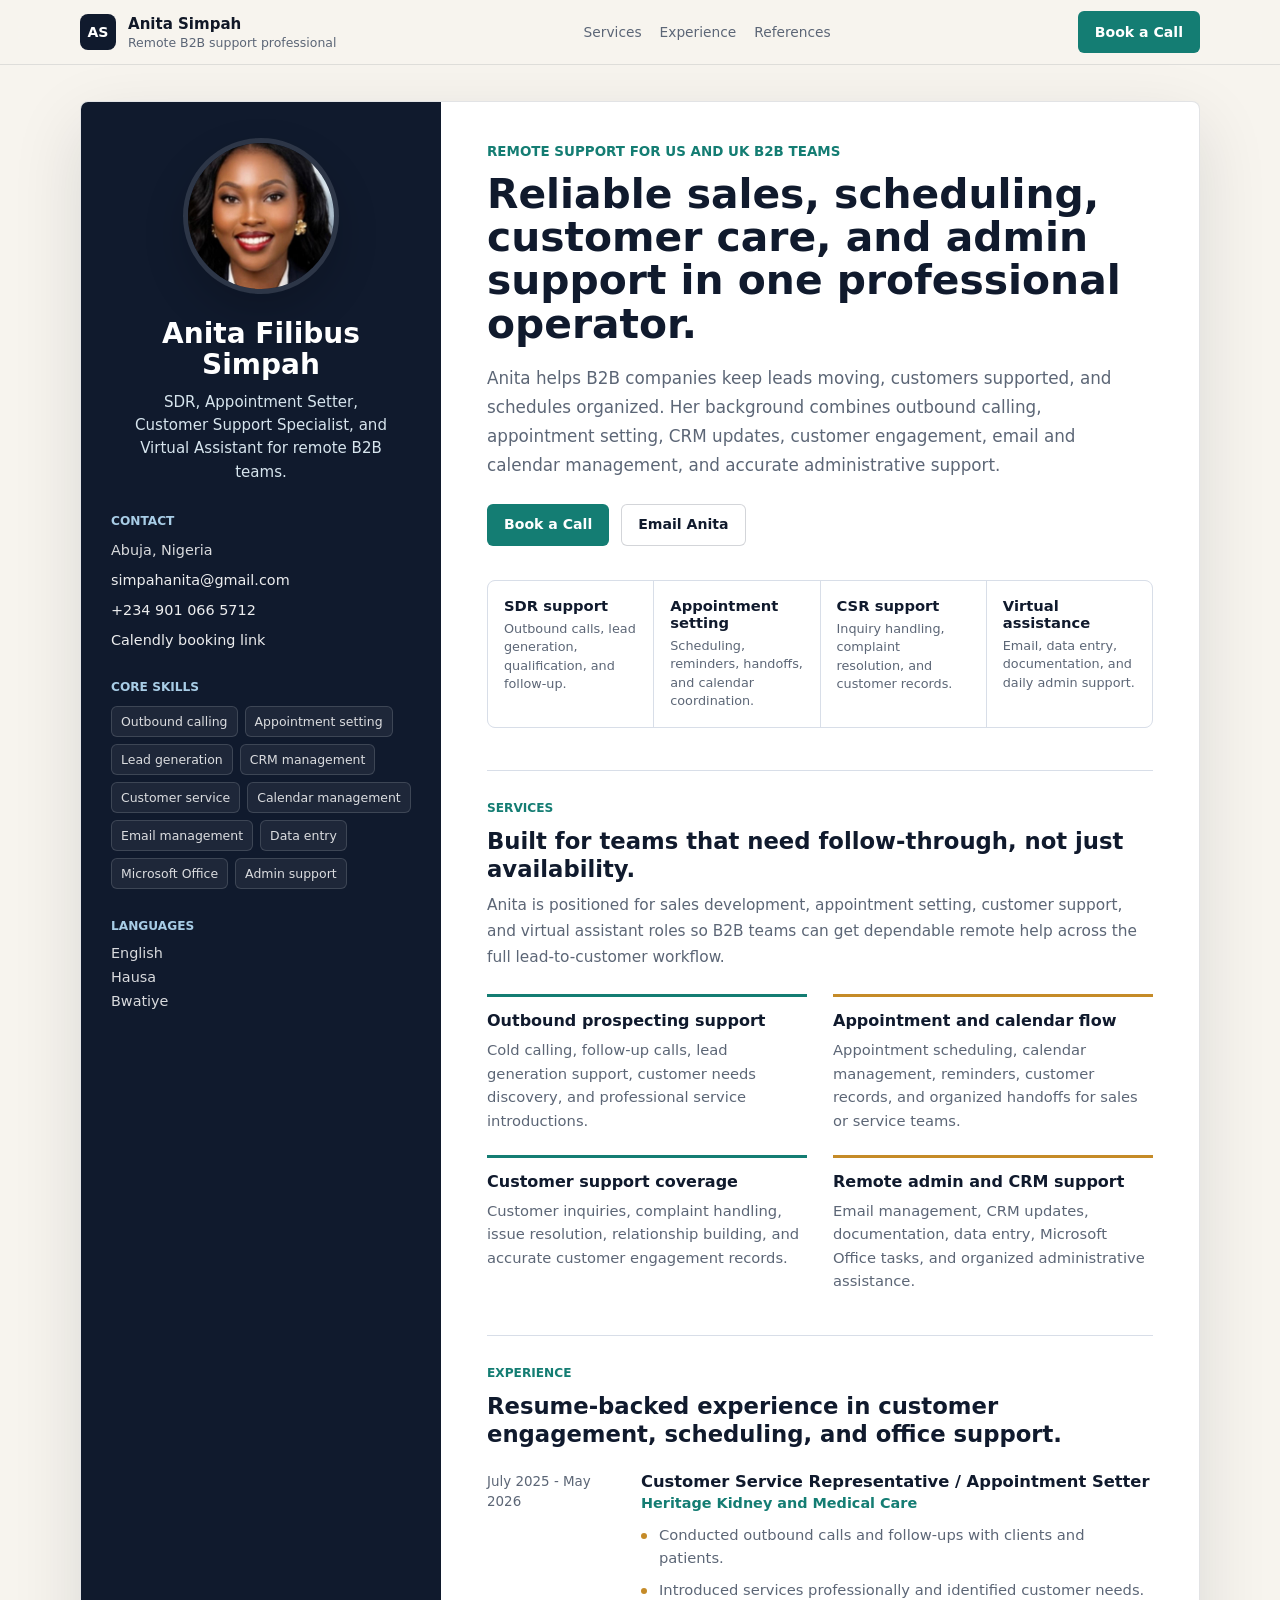
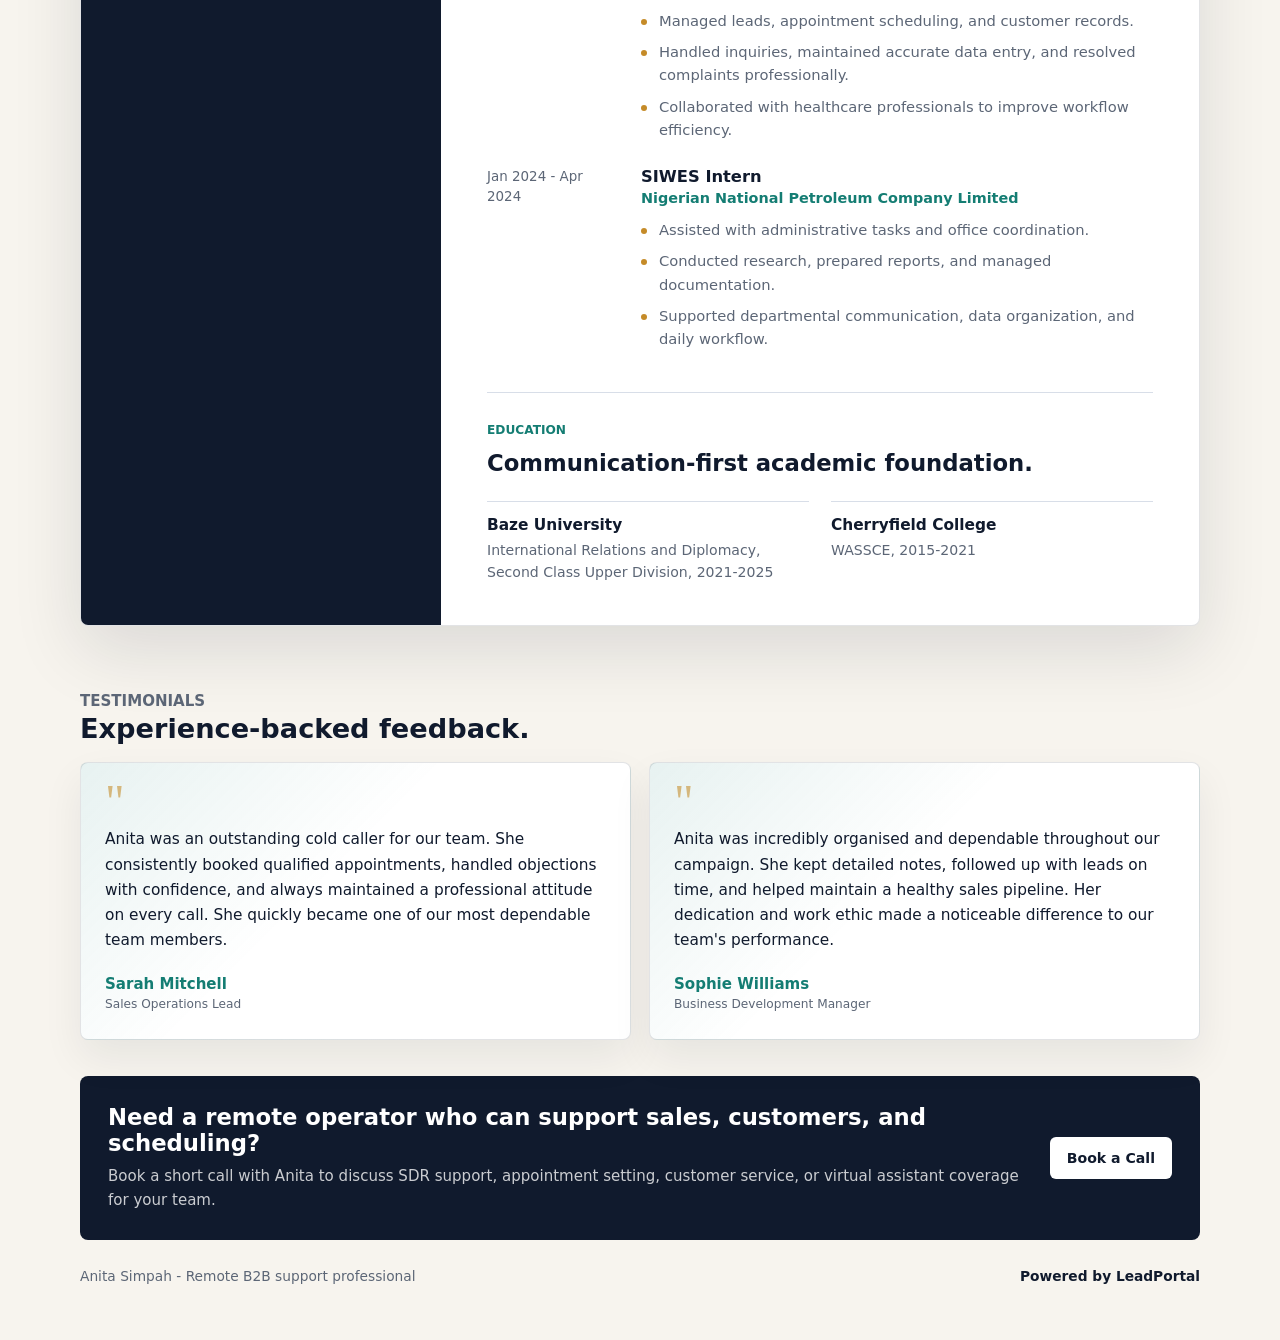
<file: anitasimpah/index.html>
<!doctype html>
<html lang="en">
  <head>
    <meta charset="utf-8">
    <meta name="viewport" content="width=device-width, initial-scale=1">
    <title>Anita Simpah | SDR, Appointment Setter & Customer Support</title>
    <meta
      name="description"
      content="Anita Simpah provides remote SDR, appointment setting, customer support, and virtual assistant support for B2B companies serving US and UK clients."
    >
    <meta property="og:title" content="Anita Simpah | Remote B2B Support Professional">
    <meta
      property="og:description"
      content="Professional remote support for SDR outreach, appointment setting, customer care, CRM updates, and administrative coordination."
    >
    <meta property="og:type" content="profile">
    <meta property="og:url" content="https://profilecloud.online/anitasimpah">
    <meta property="og:image" content="https://profilecloud.online/anitasimpah/assets/anita-simpah-headshot.jpeg">
    <meta name="twitter:card" content="summary_large_image">
    <meta name="twitter:title" content="Anita Simpah | SDR, Appointment Setter & Customer Support">
    <meta
      name="twitter:description"
      content="Remote B2B support for outbound calling, appointment setting, customer support, CRM, and admin coordination."
    >
    <meta name="twitter:image" content="https://profilecloud.online/anitasimpah/assets/anita-simpah-headshot.jpeg">
    <link rel="canonical" href="https://profilecloud.online/anitasimpah">
    <link rel="icon" href="./assets/favicon.svg" type="image/svg+xml">
    <style>
      :root {
        color-scheme: light;
        --ink: #111827;
        --navy: #101a2d;
        --navy-2: #16243d;
        --muted: #5c6676;
        --line: #d8dee8;
        --paper: #ffffff;
        --canvas: #f7f4ee;
        --teal: #147d73;
        --teal-2: #0f615a;
        --gold: #c58b28;
        --soft: #eef6f4;
      }

      * {
        box-sizing: border-box;
      }

      html {
        scroll-behavior: smooth;
      }

      body {
        margin: 0;
        font-family:
          Inter, ui-sans-serif, system-ui, -apple-system, BlinkMacSystemFont,
          "Segoe UI", sans-serif;
        color: var(--ink);
        background: var(--canvas);
        letter-spacing: 0;
      }

      a {
        color: inherit;
      }

      img {
        display: block;
        max-width: 100%;
      }

      .topbar {
        position: sticky;
        top: 0;
        z-index: 10;
        border-bottom: 1px solid rgba(16, 26, 45, 0.1);
        background: rgba(247, 244, 238, 0.94);
        backdrop-filter: blur(14px);
      }

      .topbar-inner {
        width: min(1120px, calc(100% - 32px));
        height: 64px;
        margin: 0 auto;
        display: flex;
        align-items: center;
        justify-content: space-between;
        gap: 18px;
      }

      .brand {
        display: flex;
        align-items: center;
        gap: 12px;
        min-width: 0;
        text-decoration: none;
      }

      .brand-mark {
        width: 36px;
        height: 36px;
        border-radius: 8px;
        display: grid;
        place-items: center;
        background: var(--navy);
        color: #fff;
        font-weight: 800;
        font-size: 0.88rem;
      }

      .brand-text {
        min-width: 0;
      }

      .brand-text strong,
      .brand-text span {
        display: block;
        white-space: nowrap;
        overflow: hidden;
        text-overflow: ellipsis;
      }

      .brand-text strong {
        font-size: 0.94rem;
      }

      .brand-text span {
        margin-top: 2px;
        color: var(--muted);
        font-size: 0.78rem;
      }

      .nav {
        display: flex;
        align-items: center;
        gap: 18px;
        color: var(--muted);
        font-size: 0.86rem;
      }

      .nav a {
        text-decoration: none;
      }

      .nav a:hover {
        color: var(--navy);
      }

      .button {
        display: inline-flex;
        align-items: center;
        justify-content: center;
        min-height: 42px;
        border: 1px solid transparent;
        border-radius: 6px;
        padding: 0 16px;
        font-weight: 800;
        font-size: 0.88rem;
        line-height: 1;
        text-decoration: none;
        transition:
          transform 160ms ease,
          background-color 160ms ease,
          border-color 160ms ease,
          color 160ms ease;
      }

      .button:hover,
      .button:focus-visible {
        transform: translateY(-1px);
      }

      .button-primary {
        background: var(--teal);
        color: #fff;
      }

      .button-primary:hover,
      .button-primary:focus-visible {
        background: var(--teal-2);
      }

      .button-secondary {
        border-color: rgba(16, 26, 45, 0.18);
        background: #fff;
        color: var(--navy);
      }

      .page {
        width: min(1120px, calc(100% - 32px));
        margin: 0 auto;
        padding: 36px 0 56px;
      }

      .resume-shell {
        display: grid;
        grid-template-columns: 360px 1fr;
        overflow: hidden;
        border: 1px solid rgba(16, 26, 45, 0.12);
        border-radius: 8px;
        background: var(--paper);
        box-shadow: 0 24px 70px rgba(16, 26, 45, 0.12);
      }

      .rail {
        background: var(--navy);
        color: #fff;
        padding: 36px 30px;
      }

      .portrait-wrap {
        display: grid;
        place-items: center;
        margin-bottom: 24px;
      }

      .portrait {
        width: 156px;
        height: 156px;
        border-radius: 50%;
        object-fit: cover;
        object-position: 50% 18%;
        border: 5px solid rgba(255, 255, 255, 0.12);
        box-shadow: 0 18px 40px rgba(0, 0, 0, 0.18);
      }

      .rail h1 {
        margin: 0;
        text-align: center;
        color: #fff;
        font-size: 1.75rem;
        line-height: 1.12;
        letter-spacing: 0;
      }

      .rail-role {
        margin: 10px auto 0;
        max-width: 260px;
        text-align: center;
        color: #d7e5ee;
        font-size: 0.94rem;
        line-height: 1.55;
      }

      .rail-section {
        margin-top: 30px;
      }

      .rail-label,
      .section-label {
        margin: 0 0 12px;
        color: #a8cde6;
        font-size: 0.76rem;
        font-weight: 800;
        text-transform: uppercase;
        letter-spacing: 0;
      }

      .section-label {
        color: var(--teal);
      }

      .contact-list,
      .simple-list {
        list-style: none;
        margin: 0;
        padding: 0;
      }

      .contact-list {
        display: grid;
        gap: 9px;
        color: rgba(255, 255, 255, 0.84);
        font-size: 0.9rem;
        line-height: 1.45;
      }

      .contact-list a {
        color: rgba(255, 255, 255, 0.92);
        text-decoration: none;
      }

      .contact-list a:hover {
        color: #fff;
        text-decoration: underline;
        text-underline-offset: 4px;
      }

      .skill-cloud {
        display: flex;
        flex-wrap: wrap;
        gap: 7px;
      }

      .skill-cloud span {
        border: 1px solid rgba(255, 255, 255, 0.14);
        border-radius: 6px;
        background: rgba(255, 255, 255, 0.06);
        padding: 7px 9px;
        color: rgba(255, 255, 255, 0.84);
        font-size: 0.78rem;
      }

      .simple-list {
        display: grid;
        gap: 8px;
        color: rgba(255, 255, 255, 0.84);
        font-size: 0.9rem;
      }

      .body {
        padding: 42px 46px;
      }

      .eyebrow {
        margin: 0 0 14px;
        color: var(--teal);
        font-weight: 850;
        font-size: 0.84rem;
        text-transform: uppercase;
        letter-spacing: 0;
      }

      .hero h2 {
        max-width: 720px;
        margin: 0;
        color: var(--navy);
        font-size: 2.55rem;
        line-height: 1.06;
        letter-spacing: 0;
      }

      .hero-copy {
        max-width: 700px;
        margin: 18px 0 0;
        color: var(--muted);
        font-size: 1.05rem;
        line-height: 1.72;
      }

      .hero-actions {
        display: flex;
        flex-wrap: wrap;
        gap: 12px;
        margin-top: 24px;
      }

      .role-strip {
        display: grid;
        grid-template-columns: repeat(4, 1fr);
        gap: 1px;
        margin: 34px 0 0;
        border: 1px solid var(--line);
        border-radius: 8px;
        overflow: hidden;
        background: var(--line);
      }

      .role-pill {
        min-height: 92px;
        background: #fff;
        padding: 16px;
      }

      .role-pill strong {
        display: block;
        color: var(--navy);
        font-size: 0.92rem;
      }

      .role-pill span {
        display: block;
        margin-top: 6px;
        color: var(--muted);
        font-size: 0.8rem;
        line-height: 1.45;
      }

      .section {
        margin-top: 42px;
        border-top: 1px solid var(--line);
        padding-top: 30px;
      }

      .section h3 {
        margin: 0;
        color: var(--navy);
        font-size: 1.42rem;
        line-height: 1.24;
        letter-spacing: 0;
      }

      .section-intro {
        max-width: 680px;
        margin: 10px 0 0;
        color: var(--muted);
        font-size: 0.96rem;
        line-height: 1.68;
      }

      .service-grid {
        display: grid;
        grid-template-columns: repeat(2, 1fr);
        gap: 22px 26px;
        margin-top: 24px;
      }

      .service-item {
        border-top: 3px solid var(--teal);
        padding-top: 14px;
      }

      .service-item:nth-child(2),
      .service-item:nth-child(4) {
        border-top-color: var(--gold);
      }

      .service-item h4 {
        margin: 0;
        color: var(--navy);
        font-size: 1rem;
        letter-spacing: 0;
      }

      .service-item p {
        margin: 8px 0 0;
        color: var(--muted);
        font-size: 0.92rem;
        line-height: 1.6;
      }

      .timeline {
        display: grid;
        gap: 26px;
        margin-top: 24px;
      }

      .job {
        display: grid;
        grid-template-columns: 132px 1fr;
        gap: 22px;
      }

      .job-date {
        color: var(--muted);
        font-size: 0.84rem;
        line-height: 1.5;
      }

      .job h4 {
        margin: 0;
        color: var(--navy);
        font-size: 1.02rem;
        letter-spacing: 0;
      }

      .job-org {
        margin-top: 4px;
        color: var(--teal);
        font-weight: 750;
        font-size: 0.9rem;
      }

      .job ul {
        margin: 12px 0 0;
        padding: 0;
        list-style: none;
        display: grid;
        gap: 8px;
      }

      .job li {
        position: relative;
        padding-left: 18px;
        color: var(--muted);
        font-size: 0.92rem;
        line-height: 1.58;
      }

      .job li::before {
        position: absolute;
        left: 0;
        top: 0.68em;
        width: 6px;
        height: 6px;
        border-radius: 50%;
        background: var(--gold);
        content: "";
      }

      .education-grid {
        display: grid;
        grid-template-columns: repeat(2, 1fr);
        gap: 22px;
        margin-top: 24px;
      }

      .education-block {
        border-top: 1px solid var(--line);
        padding-top: 14px;
      }

      .education-block strong {
        display: block;
        color: var(--navy);
        font-size: 0.96rem;
      }

      .education-block span {
        display: block;
        margin-top: 6px;
        color: var(--muted);
        font-size: 0.88rem;
        line-height: 1.5;
      }

      .proof-band {
        margin-top: 34px;
        padding: 30px 0 0;
      }

      .proof-head {
        display: flex;
        align-items: end;
        justify-content: space-between;
        gap: 20px;
        margin-bottom: 18px;
      }

      .proof-head h3 {
        margin: 0;
        color: var(--navy);
        font-size: 1.7rem;
        letter-spacing: 0;
      }

      .proof-head p {
        max-width: 430px;
        margin: 0;
        color: var(--muted);
        font-size: 0.94rem;
        line-height: 1.55;
      }

      .testimonial-grid {
        display: grid;
        grid-template-columns: repeat(2, minmax(0, 1fr));
        gap: 18px;
      }

      .testimonial-card {
        min-height: 260px;
        border: 1px solid rgba(16, 26, 45, 0.12);
        border-radius: 8px;
        padding: 26px 24px;
        position: relative;
        background:
          linear-gradient(135deg, rgba(20, 125, 115, 0.1), transparent 44%),
          #fff;
        box-shadow: 0 18px 40px rgba(16, 26, 45, 0.07);
      }

      .testimonial-card::before {
        display: block;
        margin-bottom: 12px;
        color: rgba(197, 139, 40, 0.58);
        content: '"';
        font-family: Georgia, serif;
        font-size: 3rem;
        line-height: 0.55;
      }

      .testimonial-card p {
        margin: 0;
        color: var(--navy);
        font-size: 0.96rem;
        line-height: 1.64;
      }

      .testimonial-card strong {
        display: block;
        margin-top: 22px;
        color: var(--teal);
        font-size: 0.94rem;
      }

      .testimonial-card span {
        display: block;
        margin-top: 3px;
        color: var(--muted);
        font-size: 0.76rem;
        line-height: 1.4;
      }

      .closing {
        margin-top: 36px;
        display: grid;
        grid-template-columns: 1fr auto;
        gap: 22px;
        align-items: center;
        border-radius: 8px;
        background: var(--navy);
        color: #fff;
        padding: 28px;
      }

      .closing h3 {
        margin: 0;
        font-size: 1.42rem;
        letter-spacing: 0;
      }

      .closing p {
        margin: 8px 0 0;
        color: rgba(255, 255, 255, 0.78);
        font-size: 0.94rem;
        line-height: 1.6;
      }

      .closing .button {
        background: #fff;
        color: var(--navy);
      }

      .footer {
        display: flex;
        align-items: center;
        justify-content: space-between;
        gap: 20px;
        margin-top: 28px;
        color: var(--muted);
        font-size: 0.86rem;
      }

      .powered {
        position: relative;
        color: var(--navy);
        font-weight: 800;
        text-decoration: none;
      }

      .powered::after {
        position: absolute;
        left: 0;
        right: 0;
        bottom: -4px;
        height: 2px;
        transform: scaleX(0);
        transform-origin: left;
        background: var(--teal);
        content: "";
        transition: transform 160ms ease;
      }

      .powered:hover::after,
      .powered:focus-visible::after {
        transform: scaleX(1);
      }

      @media (prefers-reduced-motion: reduce) {
        html {
          scroll-behavior: auto;
        }

        .button,
        .powered::after {
          transition: none;
        }
      }

      @media (max-width: 940px) {
        .nav {
          display: none;
        }

        .resume-shell {
          grid-template-columns: 1fr;
        }

        .rail {
          display: grid;
          grid-template-columns: minmax(0, 1fr) minmax(0, 1fr);
          gap: 24px;
          padding: 30px;
        }

        .rail-identity {
          grid-column: 1 / -1;
        }

        .body {
          padding: 32px 26px;
        }

        .hero h2 {
          font-size: 2.1rem;
        }

        .role-strip {
          grid-template-columns: repeat(2, 1fr);
        }

        .proof-head,
        .closing,
        .footer {
          grid-template-columns: 1fr;
          align-items: start;
        }

        .proof-head,
        .footer {
          display: grid;
        }

        .proof-head p {
          max-width: none;
        }

        .closing {
          display: grid;
        }
      }

      @media (max-width: 640px) {
        .topbar-inner,
        .page {
          width: min(100% - 22px, 1120px);
        }

        .topbar-inner {
          height: auto;
          min-height: 62px;
          padding: 10px 0;
        }

        .brand-mark {
          width: 34px;
          height: 34px;
        }

        .topbar .button {
          min-height: 38px;
          padding: 0 11px;
          font-size: 0.78rem;
          white-space: nowrap;
        }

        .page {
          padding-top: 18px;
          padding-bottom: 38px;
        }

        .rail {
          grid-template-columns: 1fr;
          padding: 28px 22px;
        }

        .portrait {
          width: 138px;
          height: 138px;
        }

        .body {
          padding: 28px 20px;
        }

        .hero h2 {
          font-size: 1.82rem;
          line-height: 1.12;
        }

        .hero-copy {
          font-size: 0.98rem;
        }

        .hero-actions {
          display: grid;
        }

        .button {
          width: 100%;
        }

        .topbar .button {
          width: auto;
          flex: 0 0 auto;
        }

        .role-strip,
        .service-grid,
        .job,
        .education-grid,
        .testimonial-grid {
          grid-template-columns: 1fr;
        }

        .job {
          gap: 8px;
        }

        .footer {
          display: grid;
        }
      }
    </style>
    <script type="application/ld+json">
      {
        "@context": "https://schema.org",
        "@type": "Person",
        "name": "Anita Filibus Simpah",
        "url": "https://profilecloud.online/anitasimpah",
        "image": "https://profilecloud.online/anitasimpah/assets/anita-simpah-headshot.jpeg",
        "email": "mailto:simpahanita@gmail.com",
        "telephone": "+2349010665712",
        "address": {
          "@type": "PostalAddress",
          "addressLocality": "Abuja",
          "addressCountry": "NG"
        },
        "jobTitle": "SDR, Appointment Setter, Customer Support Specialist, Virtual Assistant",
        "knowsAbout": [
          "Outbound cold calling",
          "Appointment setting",
          "CRM management",
          "Lead generation",
          "Customer service",
          "Calendar management",
          "Email management",
          "Administrative support"
        ],
        "sameAs": [
          "https://calendly.com/simpahanita/new-meeting"
        ]
      }
    </script>
  </head>
  <body>
    <header class="topbar">
      <div class="topbar-inner">
        <a class="brand" href="#top" aria-label="Anita Simpah home">
          <span class="brand-mark">AS</span>
          <span class="brand-text">
            <strong>Anita Simpah</strong>
            <span>Remote B2B support professional</span>
          </span>
        </a>
        <nav class="nav" aria-label="Page navigation">
          <a href="#services">Services</a>
          <a href="#experience">Experience</a>
          <a href="#references">References</a>
        </nav>
        <a
          class="button button-primary"
          href="https://calendly.com/simpahanita/new-meeting"
          target="_blank"
          rel="noopener"
        >Book a Call</a>
      </div>
    </header>

    <main id="top" class="page">
      <div class="resume-shell">
        <aside class="rail" aria-label="Profile summary">
          <div class="rail-identity">
            <div class="portrait-wrap">
              <img
                class="portrait"
                src="./assets/anita-simpah-headshot.jpeg"
                alt="Professional headshot of Anita Simpah"
                width="836"
                height="1080"
              >
            </div>
            <h1>Anita Filibus Simpah</h1>
            <p class="rail-role">SDR, Appointment Setter, Customer Support Specialist, and Virtual Assistant for remote B2B teams.</p>
          </div>

          <section class="rail-section" aria-labelledby="contact-title">
            <p id="contact-title" class="rail-label">Contact</p>
            <ul class="contact-list">
              <li>Abuja, Nigeria</li>
              <li><a href="mailto:simpahanita@gmail.com">simpahanita@gmail.com</a></li>
              <li><a href="tel:+2349010665712">+234 901 066 5712</a></li>
              <li><a href="https://calendly.com/simpahanita/new-meeting" target="_blank" rel="noopener">Calendly booking link</a></li>
            </ul>
          </section>

          <section class="rail-section" aria-labelledby="skills-title">
            <p id="skills-title" class="rail-label">Core skills</p>
            <div class="skill-cloud">
              <span>Outbound calling</span>
              <span>Appointment setting</span>
              <span>Lead generation</span>
              <span>CRM management</span>
              <span>Customer service</span>
              <span>Calendar management</span>
              <span>Email management</span>
              <span>Data entry</span>
              <span>Microsoft Office</span>
              <span>Admin support</span>
            </div>
          </section>

          <section class="rail-section" aria-labelledby="languages-title">
            <p id="languages-title" class="rail-label">Languages</p>
            <ul class="simple-list">
              <li>English</li>
              <li>Hausa</li>
              <li>Bwatiye</li>
            </ul>
          </section>
        </aside>

        <section class="body">
          <section class="hero" aria-labelledby="hero-title">
            <p class="eyebrow">Remote support for US and UK B2B teams</p>
            <h2 id="hero-title">Reliable sales, scheduling, customer care, and admin support in one professional operator.</h2>
            <p class="hero-copy">
              Anita helps B2B companies keep leads moving, customers supported, and schedules organized. Her background combines outbound calling, appointment setting, CRM updates, customer engagement, email and calendar management, and accurate administrative support.
            </p>
            <div class="hero-actions">
              <a
                class="button button-primary"
                href="https://calendly.com/simpahanita/new-meeting"
                target="_blank"
                rel="noopener"
              >Book a Call</a>
              <a class="button button-secondary" href="mailto:simpahanita@gmail.com">Email Anita</a>
            </div>

            <div class="role-strip" aria-label="Role coverage">
              <div class="role-pill">
                <strong>SDR support</strong>
                <span>Outbound calls, lead generation, qualification, and follow-up.</span>
              </div>
              <div class="role-pill">
                <strong>Appointment setting</strong>
                <span>Scheduling, reminders, handoffs, and calendar coordination.</span>
              </div>
              <div class="role-pill">
                <strong>CSR support</strong>
                <span>Inquiry handling, complaint resolution, and customer records.</span>
              </div>
              <div class="role-pill">
                <strong>Virtual assistance</strong>
                <span>Email, data entry, documentation, and daily admin support.</span>
              </div>
            </div>
          </section>

          <section id="services" class="section" aria-labelledby="services-title">
            <p class="section-label">Services</p>
            <h3 id="services-title">Built for teams that need follow-through, not just availability.</h3>
            <p class="section-intro">
              Anita is positioned for sales development, appointment setting, customer support, and virtual assistant roles so B2B teams can get dependable remote help across the full lead-to-customer workflow.
            </p>

            <div class="service-grid">
              <article class="service-item">
                <h4>Outbound prospecting support</h4>
                <p>Cold calling, follow-up calls, lead generation support, customer needs discovery, and professional service introductions.</p>
              </article>
              <article class="service-item">
                <h4>Appointment and calendar flow</h4>
                <p>Appointment scheduling, calendar management, reminders, customer records, and organized handoffs for sales or service teams.</p>
              </article>
              <article class="service-item">
                <h4>Customer support coverage</h4>
                <p>Customer inquiries, complaint handling, issue resolution, relationship building, and accurate customer engagement records.</p>
              </article>
              <article class="service-item">
                <h4>Remote admin and CRM support</h4>
                <p>Email management, CRM updates, documentation, data entry, Microsoft Office tasks, and organized administrative assistance.</p>
              </article>
            </div>
          </section>

          <section id="experience" class="section" aria-labelledby="experience-title">
            <p class="section-label">Experience</p>
            <h3 id="experience-title">Resume-backed experience in customer engagement, scheduling, and office support.</h3>

            <div class="timeline">
              <article class="job">
                <div class="job-date">July 2025 - May 2026</div>
                <div>
                  <h4>Customer Service Representative / Appointment Setter</h4>
                  <div class="job-org">Heritage Kidney and Medical Care</div>
                  <ul>
                    <li>Conducted outbound calls and follow-ups with clients and patients.</li>
                    <li>Introduced services professionally and identified customer needs.</li>
                    <li>Managed leads, appointment scheduling, and customer records.</li>
                    <li>Handled inquiries, maintained accurate data entry, and resolved complaints professionally.</li>
                    <li>Collaborated with healthcare professionals to improve workflow efficiency.</li>
                  </ul>
                </div>
              </article>

              <article class="job">
                <div class="job-date">Jan 2024 - Apr 2024</div>
                <div>
                  <h4>SIWES Intern</h4>
                  <div class="job-org">Nigerian National Petroleum Company Limited</div>
                  <ul>
                    <li>Assisted with administrative tasks and office coordination.</li>
                    <li>Conducted research, prepared reports, and managed documentation.</li>
                    <li>Supported departmental communication, data organization, and daily workflow.</li>
                  </ul>
                </div>
              </article>
            </div>
          </section>

          <section class="section" aria-labelledby="education-title">
            <p class="section-label">Education</p>
            <h3 id="education-title">Communication-first academic foundation.</h3>
            <div class="education-grid">
              <div class="education-block">
                <strong>Baze University</strong>
                <span>International Relations and Diplomacy, Second Class Upper Division, 2021-2025</span>
              </div>
              <div class="education-block">
                <strong>Cherryfield College</strong>
                <span>WASSCE, 2015-2021</span>
              </div>
            </div>
          </section>
        </section>
      </div>

      <section id="references" class="proof-band" aria-labelledby="references-title">
        <div class="proof-head">
          <div>
            <p class="section-label">Testimonials</p>
            <h3 id="references-title">Experience-backed feedback.</h3>
          </div>
        </div>

        <div class="testimonial-grid" aria-label="Client testimonials">
          <article class="testimonial-card">
            <p>Anita was an outstanding cold caller for our team. She consistently booked qualified appointments, handled objections with confidence, and always maintained a professional attitude on every call. She quickly became one of our most dependable team members.</p>
            <strong>Sarah Mitchell</strong>
            <span>Sales Operations Lead</span>
          </article>
          <article class="testimonial-card">
            <p>Anita was incredibly organised and dependable throughout our campaign. She kept detailed notes, followed up with leads on time, and helped maintain a healthy sales pipeline. Her dedication and work ethic made a noticeable difference to our team's performance.</p>
            <strong>Sophie Williams</strong>
            <span>Business Development Manager</span>
          </article>
        </div>
      </section>

      <section class="closing" aria-labelledby="closing-title">
        <div>
          <h3 id="closing-title">Need a remote operator who can support sales, customers, and scheduling?</h3>
          <p>Book a short call with Anita to discuss SDR support, appointment setting, customer service, or virtual assistant coverage for your team.</p>
        </div>
        <a
          class="button"
          href="https://calendly.com/simpahanita/new-meeting"
          target="_blank"
          rel="noopener"
        >Book a Call</a>
      </section>

      <footer class="footer">
        <span>Anita Simpah - Remote B2B support professional</span>
        <a class="powered" href="https://leadportal.ph/" target="_blank" rel="noopener">Powered by LeadPortal</a>
      </footer>
    </main>
  </body>
</html>
</file>
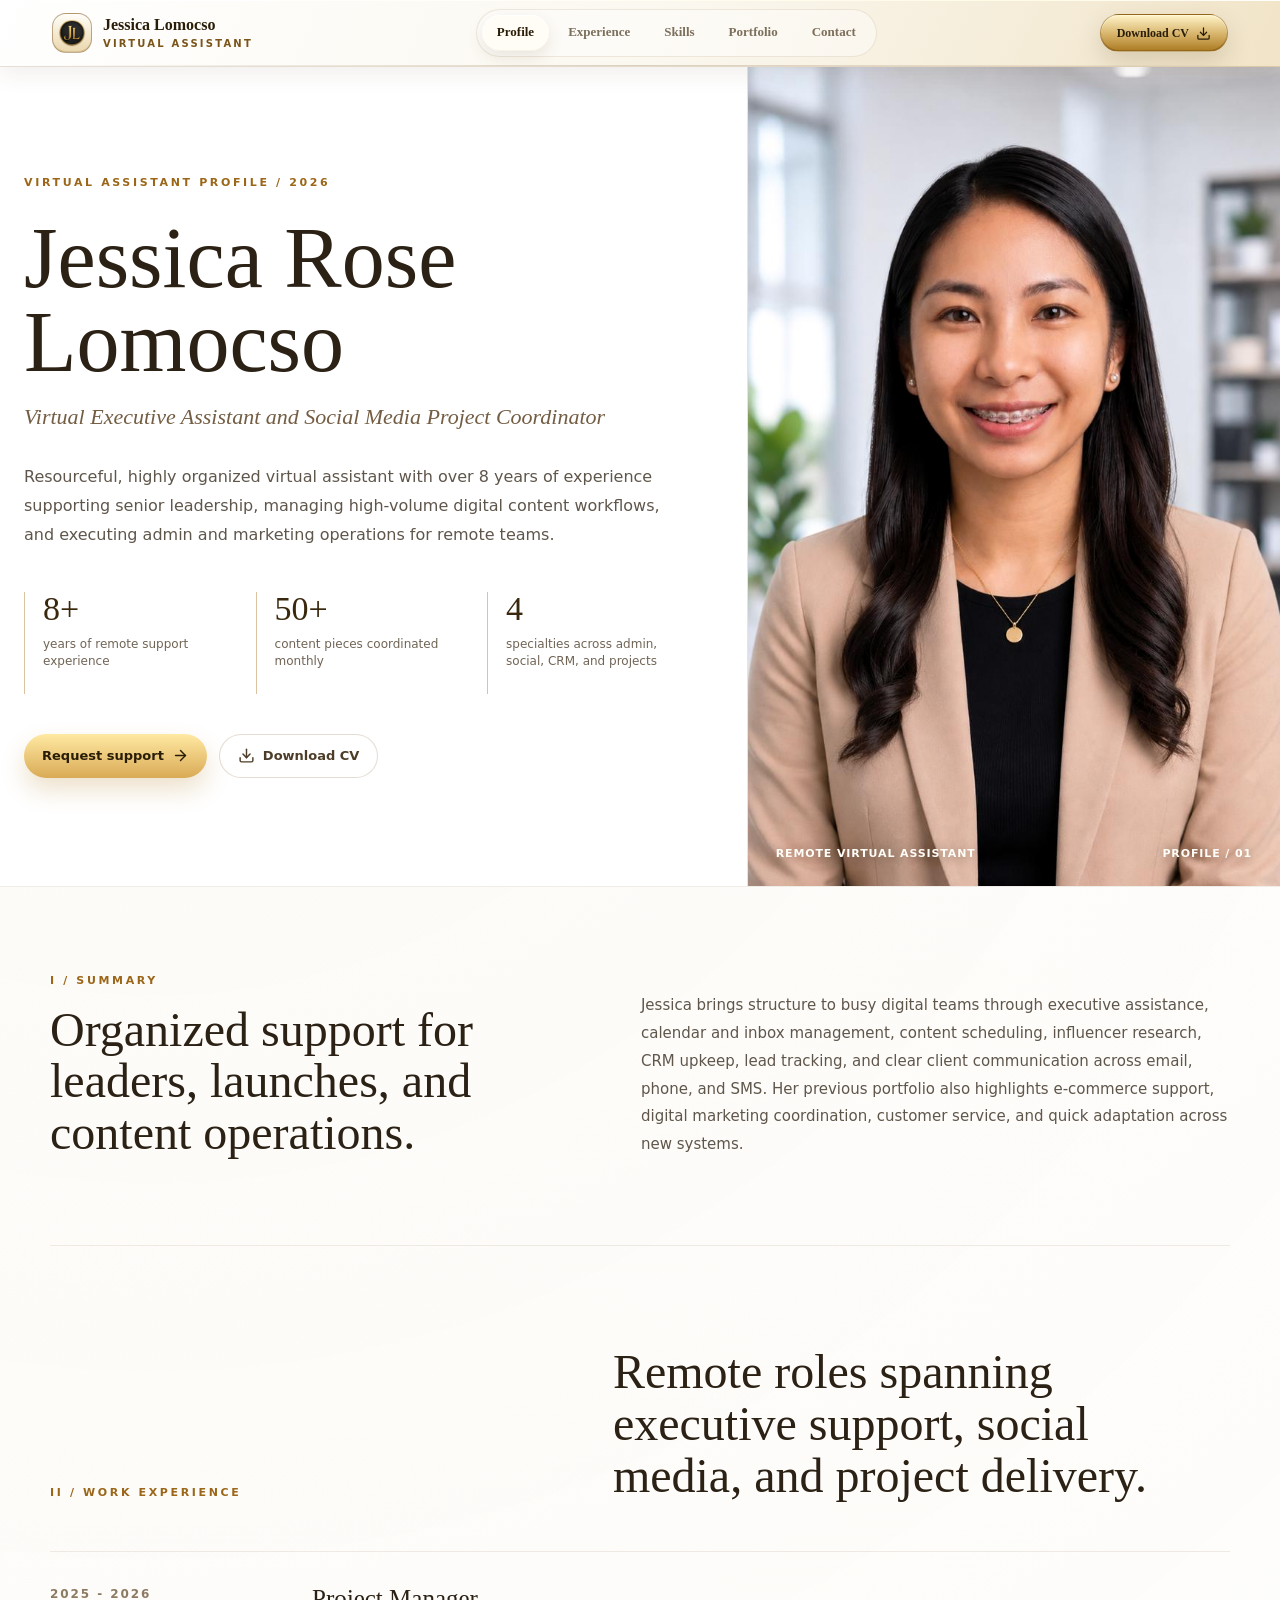
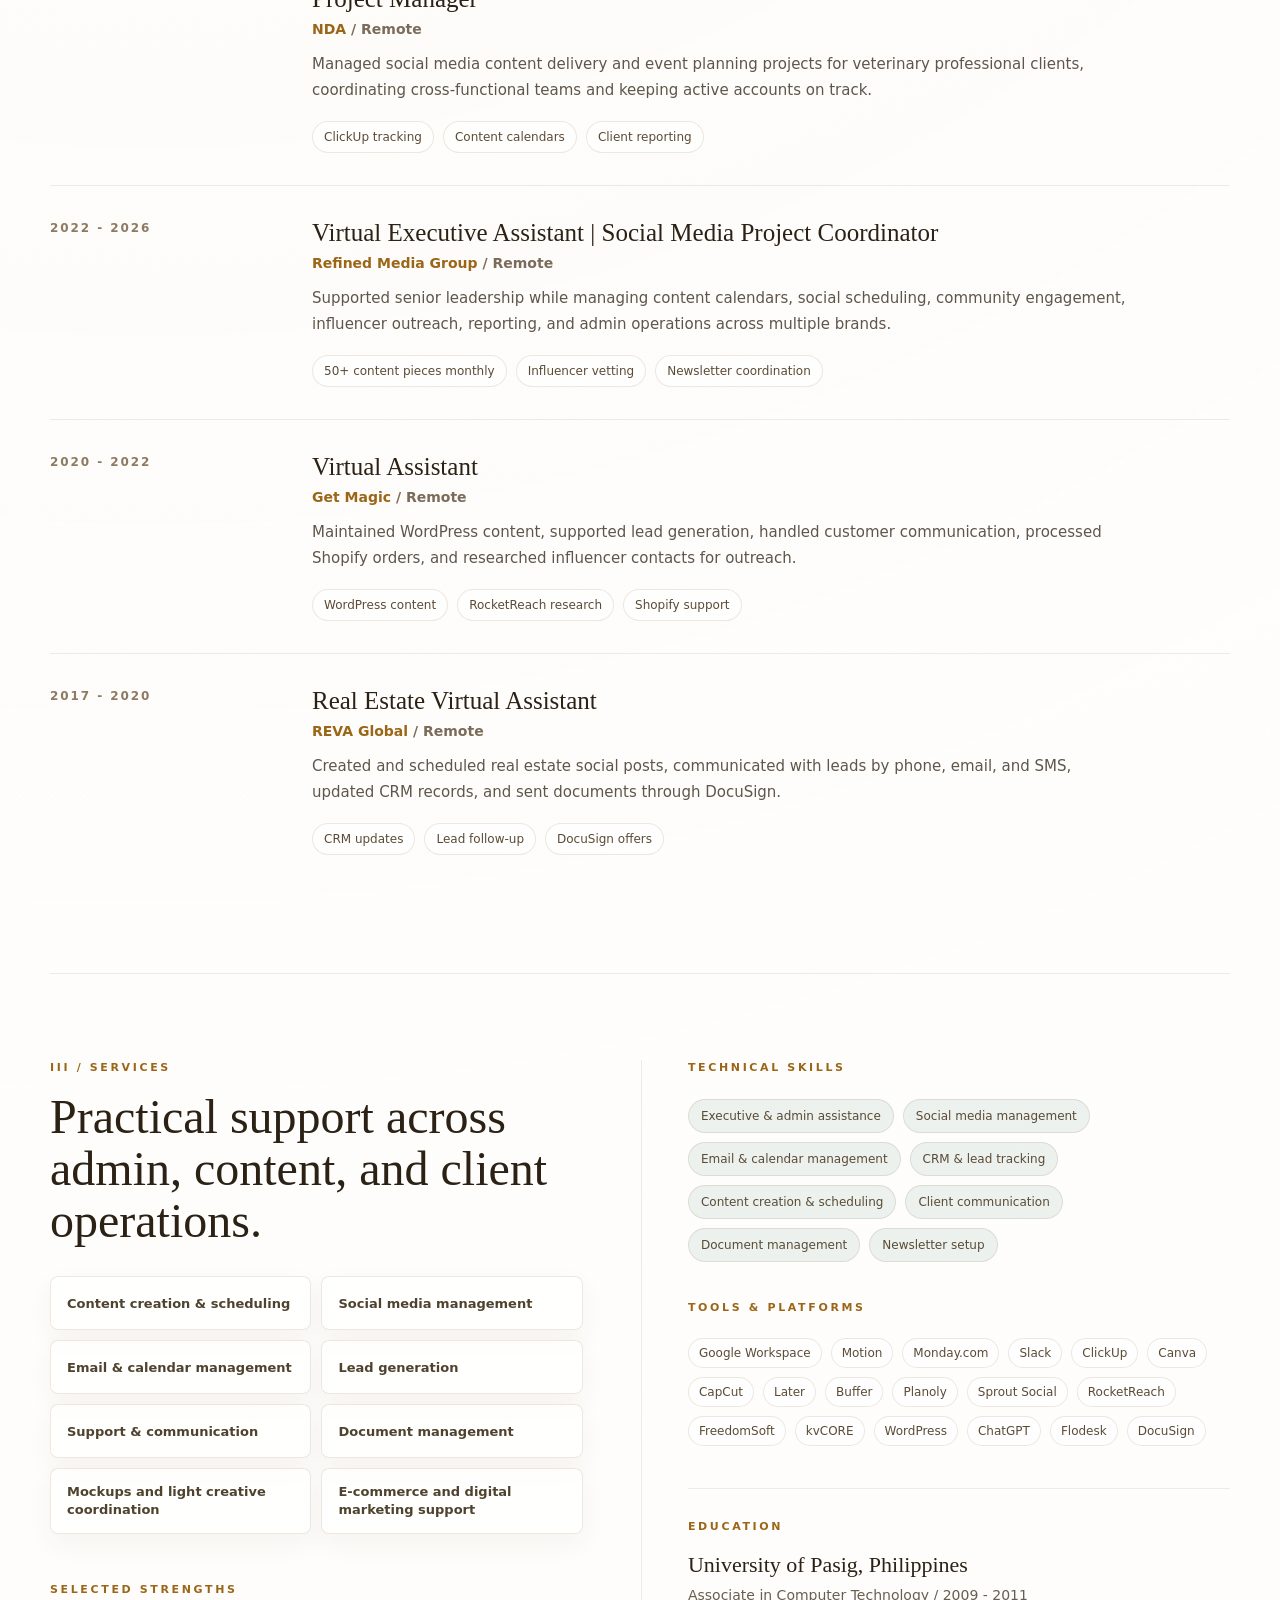
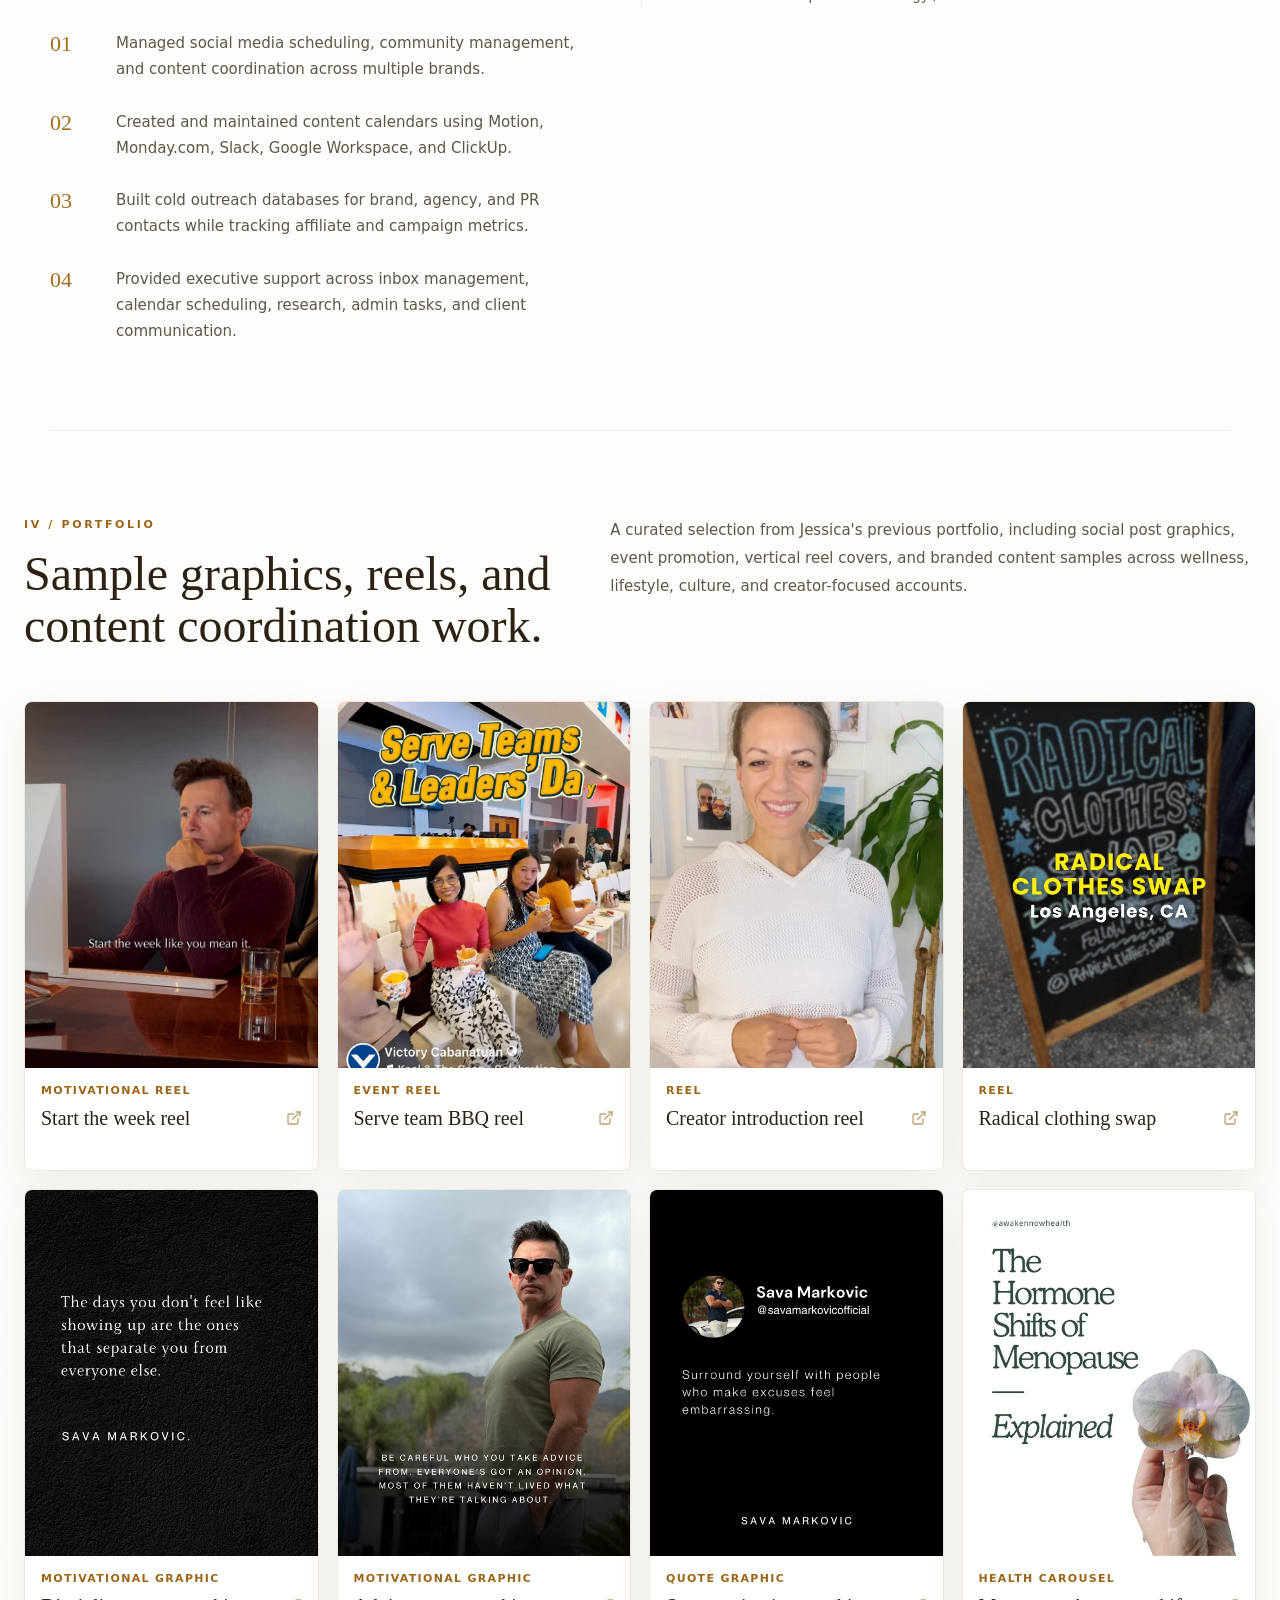
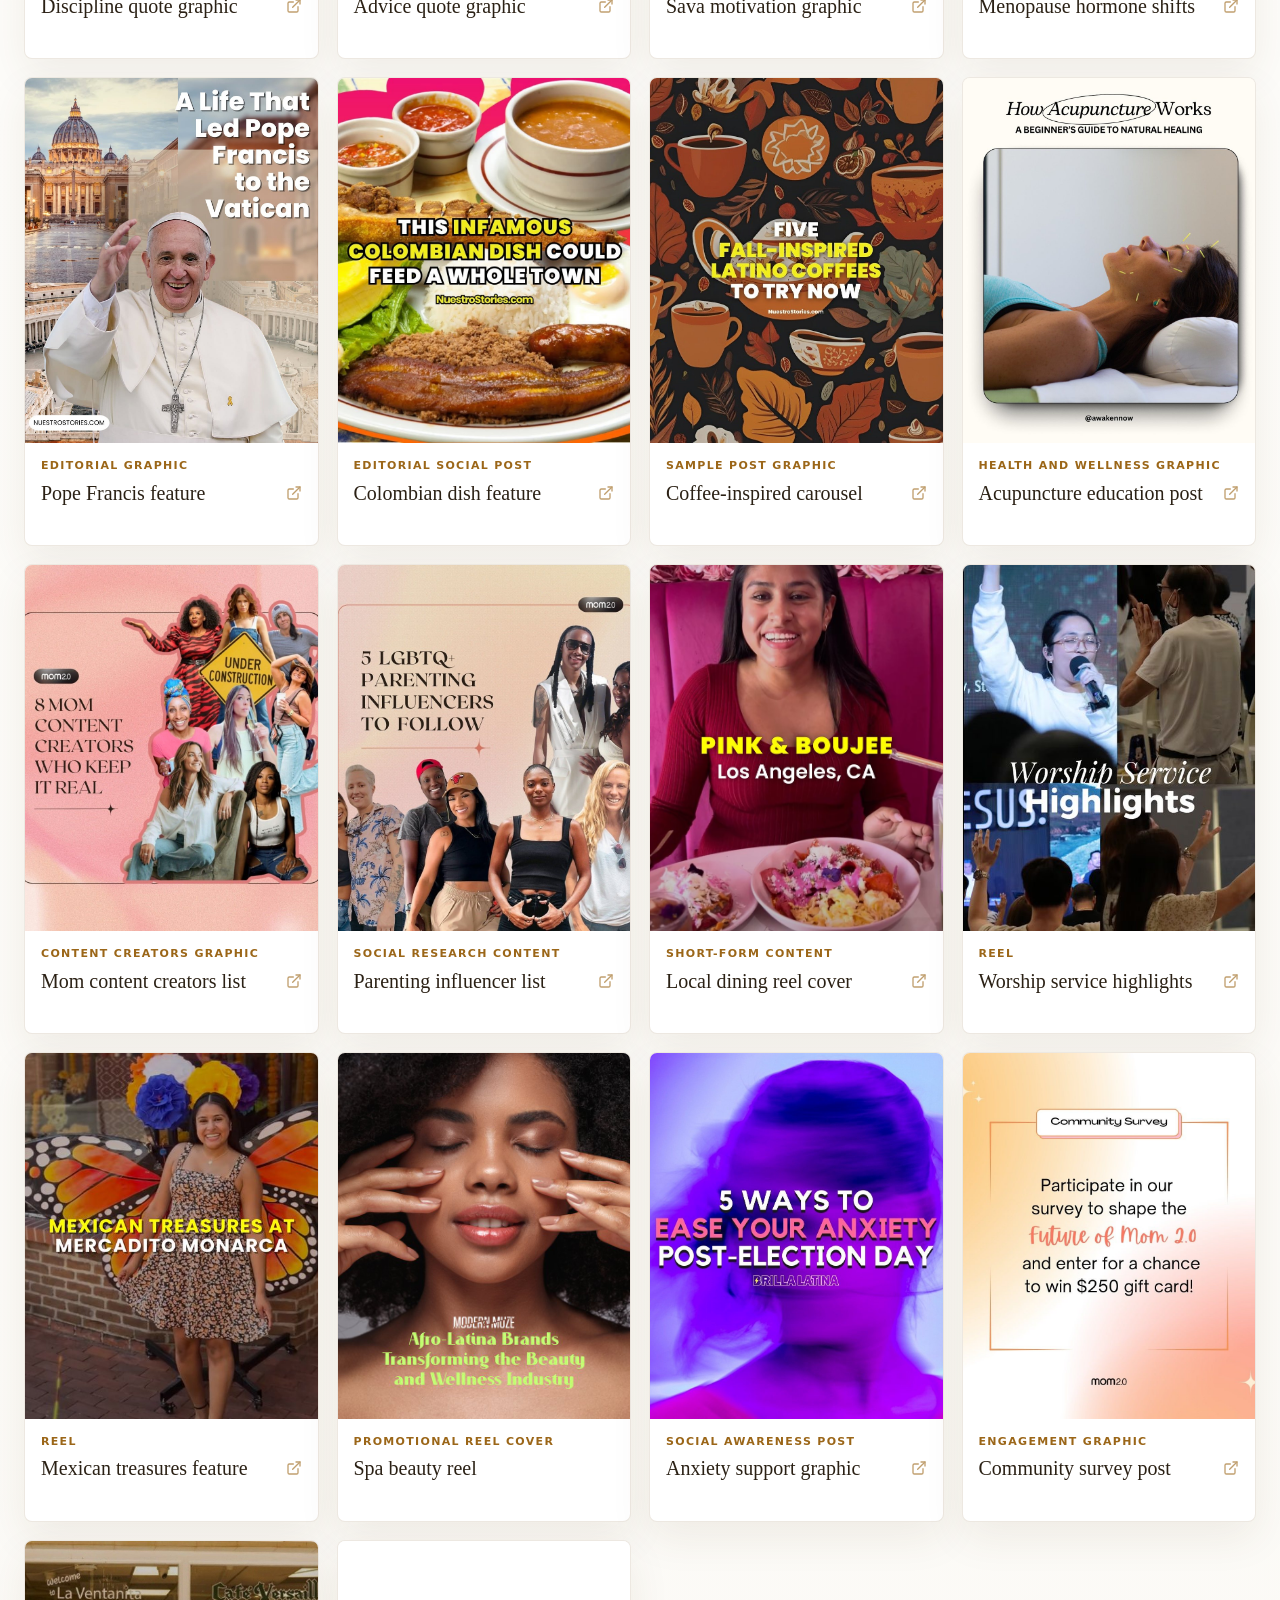
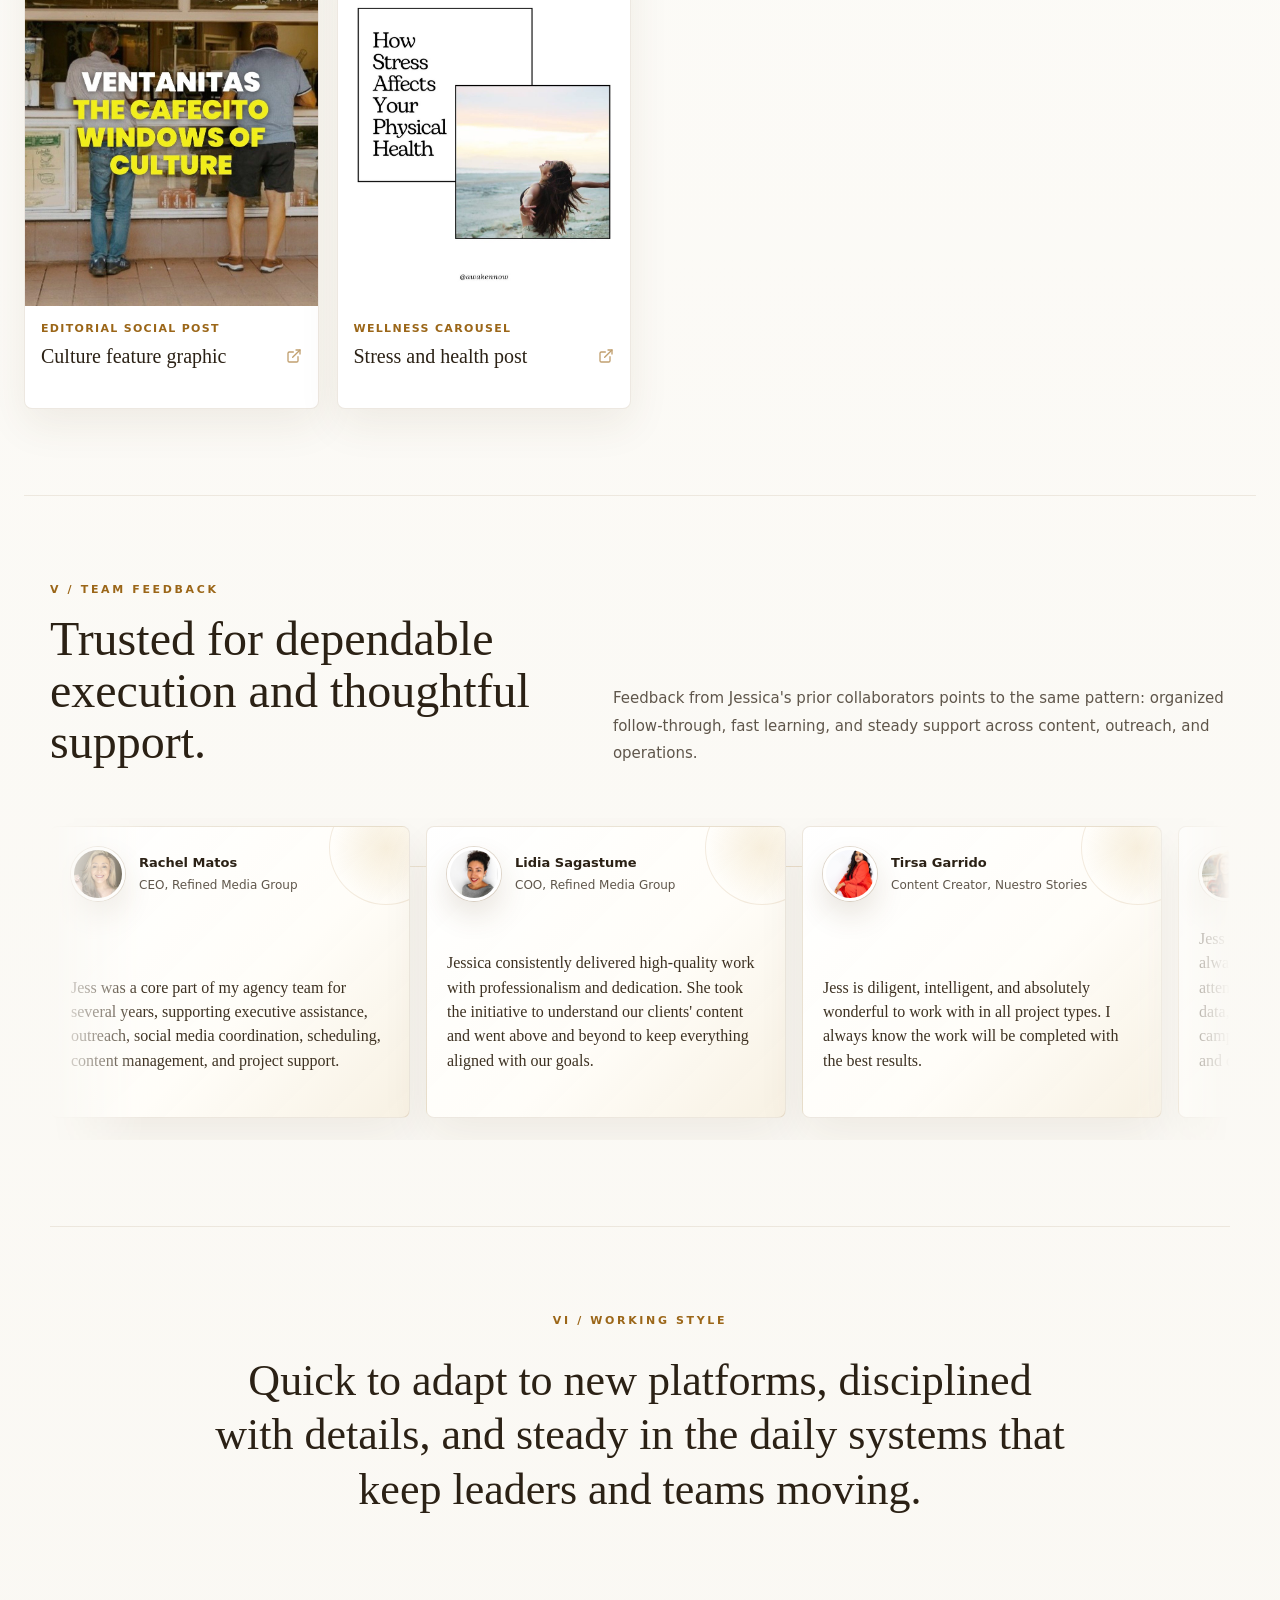
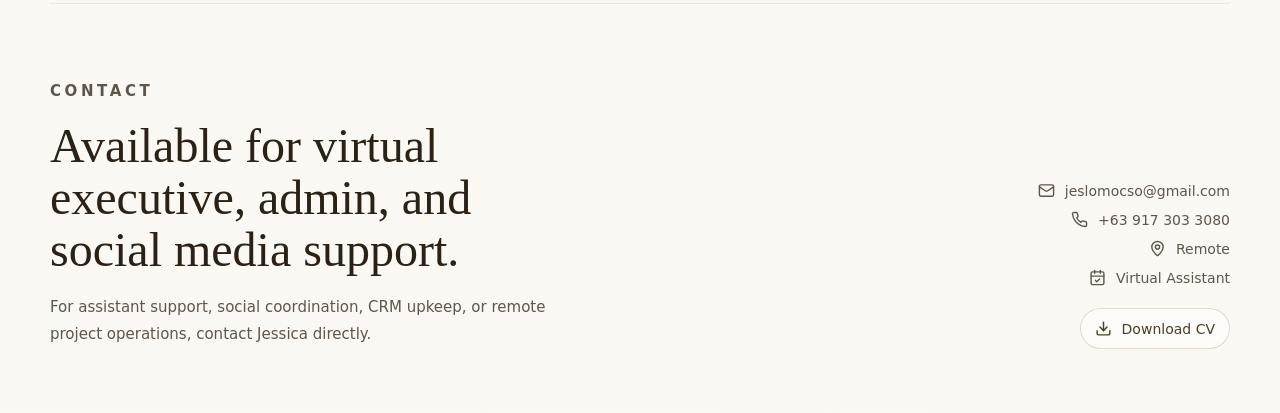
<file: jessicarose/index.html>
<!doctype html>
<html lang="en">
  <head>
    <meta charset="UTF-8" />
    <link rel="icon" type="image/png" sizes="192x192" href="./favicon.png?v=20260526" />
    <link rel="apple-touch-icon" href="./apple-touch-icon.png?v=20260526" />
    <meta name="viewport" content="width=device-width, initial-scale=1.0" />
    <title>Jessica Rose Lomocso</title>
    <script type="module" crossorigin src="./assets/index-CNIW6y-R.js"></script>
    <link rel="stylesheet" crossorigin href="./assets/index-jUgfVWMx.css">
  </head>
  <body>
    <div id="root"></div>
  </body>
</html>
</file>
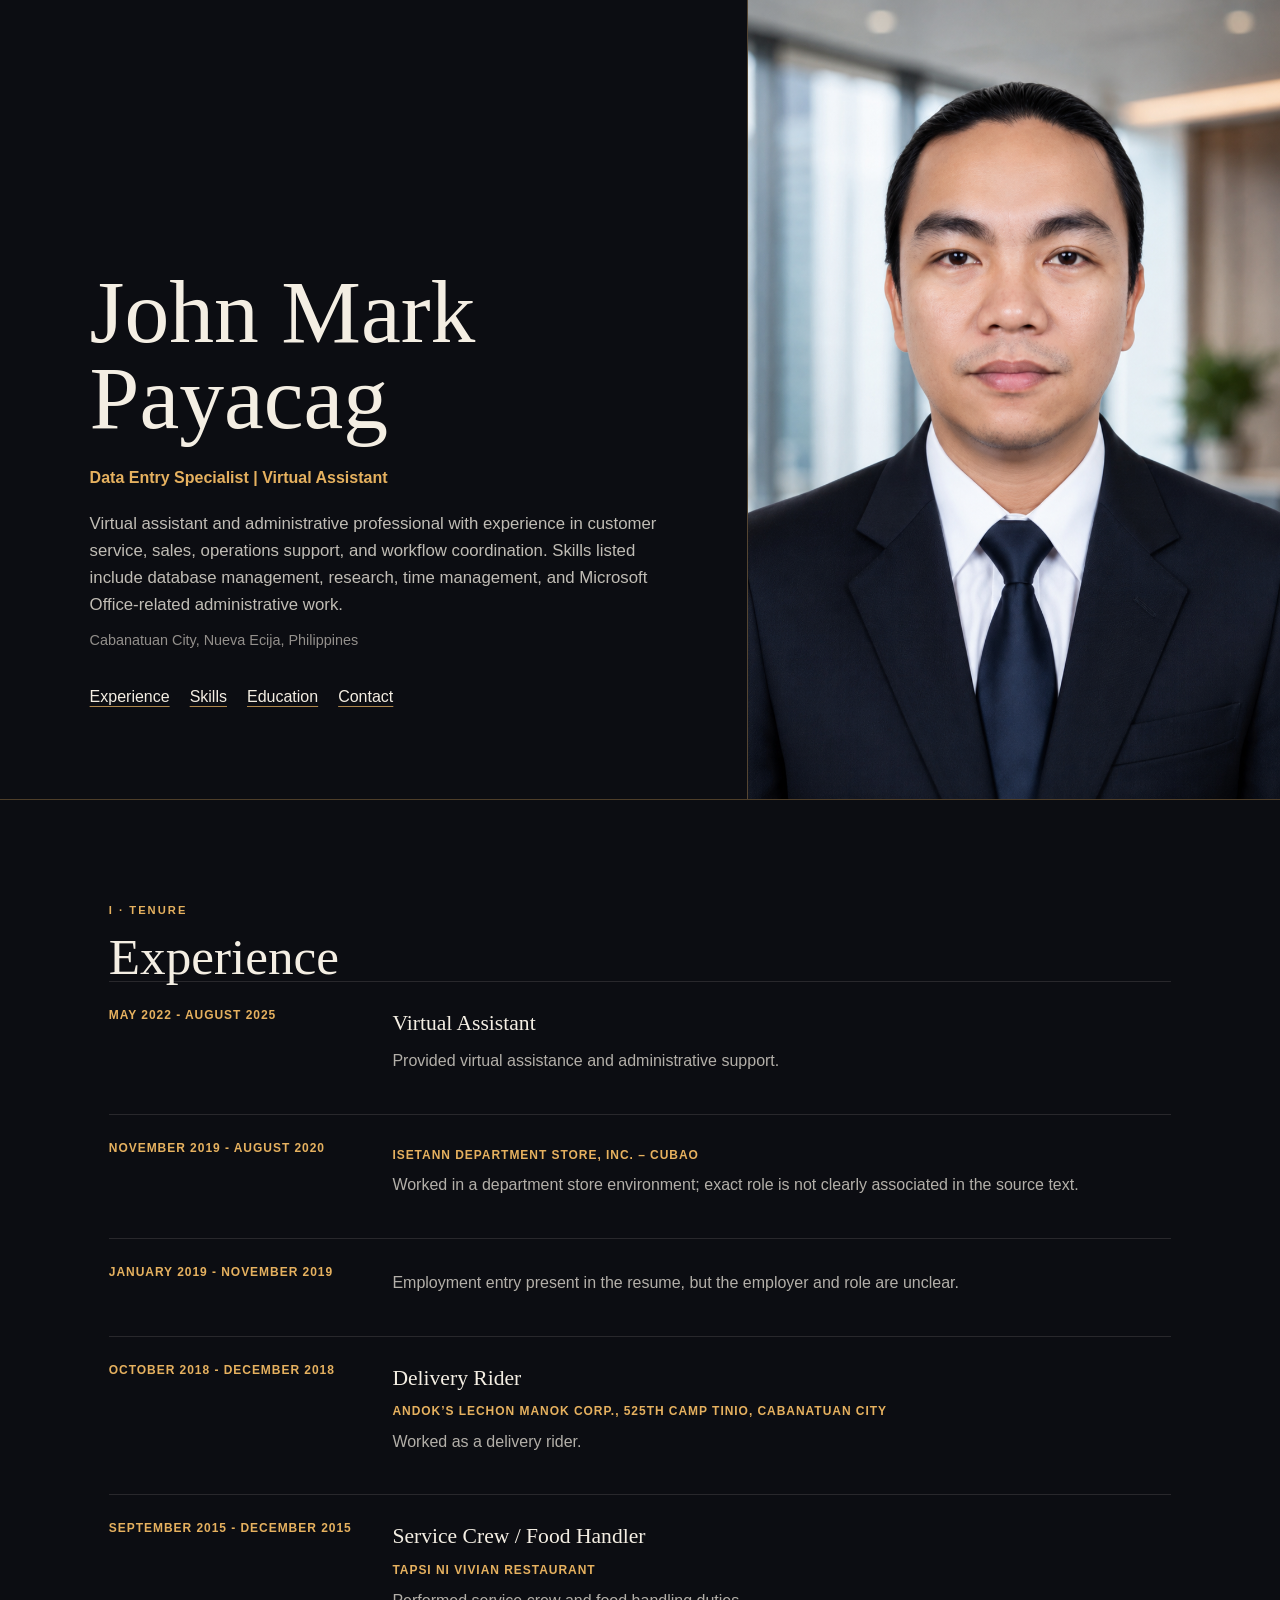
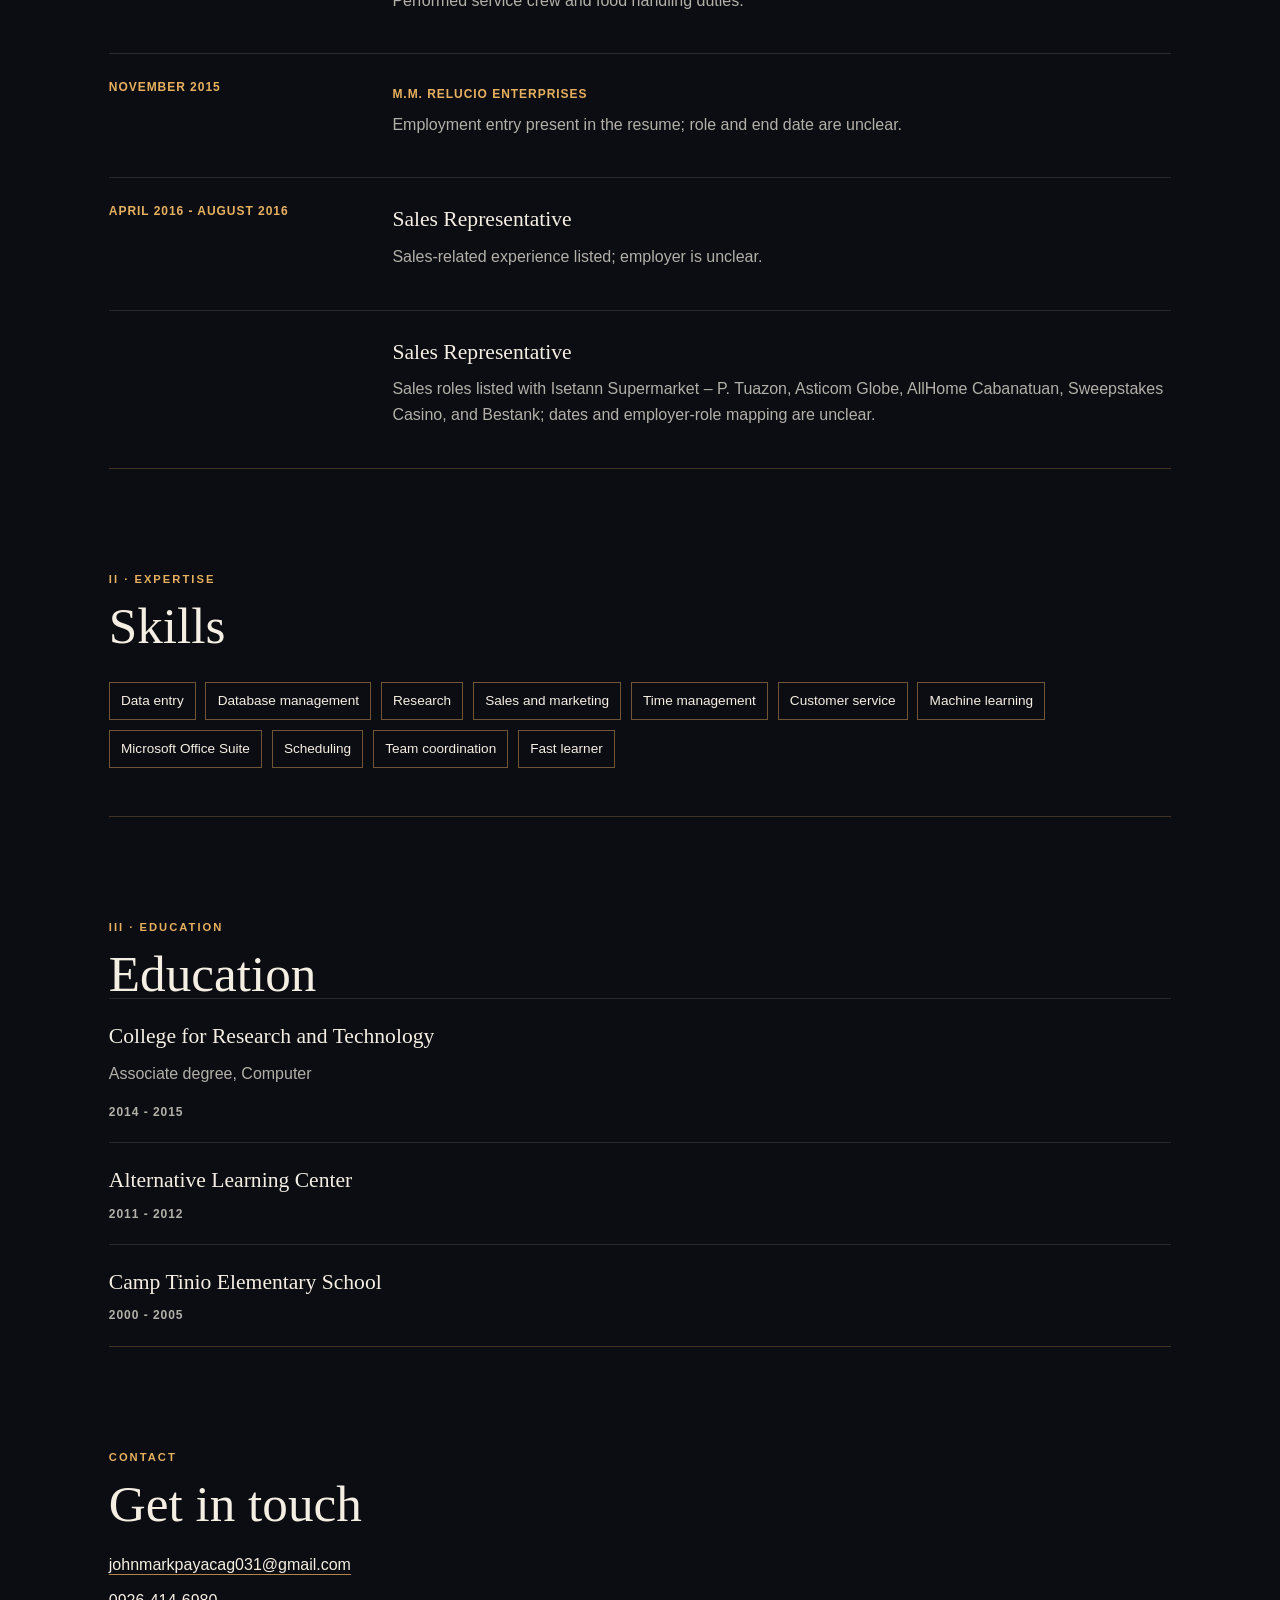
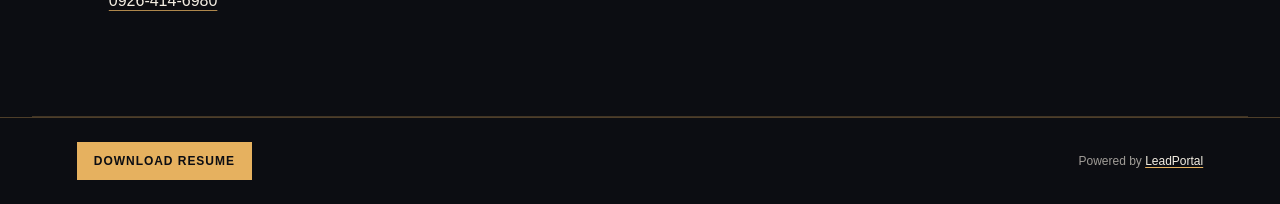
<file: jpayacag/index.html>
<!doctype html>
<html lang="en">
<head>
  <meta charset="utf-8">
  <meta name="viewport" content="width=device-width, initial-scale=1">
  <meta name="description" content="Data Entry Specialist | Virtual Assistant">
  <title>John Mark Payacag</title>
  <style>
    *, *::before, *::after { box-sizing: border-box; }
    body { margin: 0; }
    .skip-link { position: absolute; left: -9999px; }
    .skip-link:focus { left: 1rem; top: 1rem; z-index: 10; }
    .dfy-footer__resume { display: inline-flex; align-items: center; }
    @media (prefers-reduced-motion: reduce) {
      *, *::before, *::after { animation-duration: 0.01ms !important; animation-iteration-count: 1 !important; scroll-behavior: auto !important; transition-duration: 0.01ms !important; }
    }
    
        html { background: #0c0d12; color-scheme: dark; }
        .dfy-rose-executive { min-height: 100vh; background: #0c0d12; color: #f4eee3; font-family: Arial, Helvetica, sans-serif; line-height: 1.6; }
        .rose-executive-hero { display: grid; grid-template-columns: minmax(0, 7fr) minmax(18rem, 5fr); min-height: min(50rem, 100vh); border-bottom: 1px solid rgba(230, 177, 95, .3); }
        .rose-executive-hero__copy { display: flex; flex-direction: column; justify-content: end; padding: clamp(2rem, 7vw, 7rem); }
        .rose-executive-label { margin: 0; color: #e6b15f; font-size: .7rem; font-weight: 700; letter-spacing: .18em; text-transform: uppercase; }
        .rose-executive-hero h1, .rose-executive-section h2, .rose-executive-contact h2 { margin: .75rem 0 0; font-family: Georgia, "Times New Roman", serif; font-size: clamp(3rem, 7vw, 7rem); font-weight: 500; letter-spacing: 0; line-height: .96; }
        .rose-executive-headline { max-width: 35rem; margin: 1.5rem 0 0; color: #e6b15f; font-size: 1rem; font-weight: 700; }
        .rose-executive-summary { max-width: 42rem; margin: 1.25rem 0 0; color: rgba(244, 238, 227, .78); font-size: 1.05rem; }
        .rose-executive-location { margin: .65rem 0 0; color: rgba(244, 238, 227, .58); font-size: .9rem; }
        .rose-executive-hero nav { display: flex; flex-wrap: wrap; gap: .75rem 1.25rem; margin-top: 2rem; }
        .rose-executive-hero nav a, .rose-executive-link { color: #f4eee3; text-decoration-color: rgba(230, 177, 95, .75); text-decoration-thickness: 1px; text-underline-offset: .28em; transition: color .18s ease, text-decoration-color .18s ease; }
        .rose-executive-hero nav a:hover, .rose-executive-link:hover { color: #e6b15f; }
        .rose-executive-portrait-pane { min-height: 26rem; border-left: 1px solid rgba(230, 177, 95, .3); background: #151720; }
        .rose-executive-portrait { display: block; width: 100%; height: 100%; min-height: 26rem; object-fit: cover; }
        .rose-executive-fallback { display: grid; place-items: center; color: #e6b15f; font-family: Georgia, "Times New Roman", serif; font-size: clamp(4rem, 12vw, 10rem); }
        .rose-executive-content, .rose-executive-contact { max-width: 76rem; margin: 0 auto; padding: 0 clamp(1.25rem, 6vw, 5rem); }
        .rose-executive-section, .rose-executive-contact { padding-top: clamp(3rem, 8vw, 7rem); border-bottom: 1px solid rgba(230, 177, 95, .24); }
        .rose-executive-section h2, .rose-executive-contact h2 { font-size: clamp(2rem, 4vw, 4rem); }
        .rose-executive-tenure { display: grid; grid-template-columns: minmax(8rem, 3fr) minmax(0, 9fr); gap: 1.5rem; padding: 1.5rem 0; border-top: 1px solid rgba(244, 238, 227, .12); }
        .rose-executive-dates, .rose-executive-company { margin: 0; color: #e6b15f; font-size: .75rem; font-weight: 700; letter-spacing: .08em; text-transform: uppercase; }
        .rose-executive-tenure h3, .rose-executive-education h3 { margin: 0; font-family: Georgia, "Times New Roman", serif; font-size: 1.35rem; font-weight: 500; letter-spacing: 0; }
        .rose-executive-company, .rose-executive-copy, .rose-executive-education p { margin-top: .45rem; }
        .rose-executive-copy, .rose-executive-education p { color: rgba(244, 238, 227, .72); }
        .rose-executive-tenure__chips { display: flex; flex-wrap: wrap; gap: .5rem; margin: 1rem 0 0; padding: 0; list-style: none; }
        .rose-executive-tenure__chip { border: 1px solid rgba(230, 177, 95, .45); color: rgba(244, 238, 227, .84); padding: .3rem .55rem; font-size: .78rem; }
        .rose-executive-skills { display: flex; flex-wrap: wrap; gap: .6rem; margin: 2rem 0 0; padding: 0 0 3rem; list-style: none; }
        .rose-executive-skills li { border: 1px solid rgba(230, 177, 95, .45); color: #f4eee3; padding: .45rem .7rem; font-size: .85rem; }
        .rose-executive-education { padding: 1.25rem 0; border-top: 1px solid rgba(244, 238, 227, .12); }
        .rose-executive-achievements-block { padding-top: 2.5rem; }
        .rose-executive-achievements-block h3 { margin: .65rem 0 0; font-family: Georgia, "Times New Roman", serif; font-size: clamp(1.45rem, 2.5vw, 2.25rem); font-weight: 500; letter-spacing: 0; }
        .rose-executive-achievements { margin: 2rem 0 0; padding: 0 0 3rem; list-style: none; }
        .rose-executive-achievements li { display: grid; grid-template-columns: 3rem minmax(0, 1fr); gap: 1rem; padding: 1.25rem 0; border-top: 1px solid rgba(244, 238, 227, .12); }
        .rose-executive-achievements span { color: #e6b15f; font-family: Georgia, "Times New Roman", serif; font-size: 1.25rem; }
        .rose-executive-achievements p { margin: 0; color: rgba(244, 238, 227, .8); }
        .rose-executive-contact { padding-bottom: clamp(3rem, 8vw, 7rem); }
        .rose-executive-contact h2 { margin-bottom: 1.5rem; }
        .rose-executive-contact .rose-executive-link { display: block; width: fit-content; margin-top: .65rem; }
        .dfy-footer { display: flex; flex-wrap: wrap; align-items: center; justify-content: space-between; gap: 1rem; padding: 1.5rem clamp(1.25rem, 6vw, 5rem); border-top: 1px solid rgba(230, 177, 95, .3); background: #0c0d12; color: rgba(244, 238, 227, .64); font-family: Arial, Helvetica, sans-serif; }
        .dfy-footer__resume { border: 1px solid #e6b15f; background: #e6b15f; color: #0c0d12; padding: .7rem 1rem; font-size: .75rem; font-weight: 700; letter-spacing: .08em; text-decoration: none; text-transform: uppercase; transition: background .18s ease, color .18s ease; }
        .dfy-footer__resume:hover, .dfy-footer__resume:focus-visible { background: #0c0d12; color: #e6b15f; }
        .dfy-footer__attribution { margin: 0; font-size: .75rem; }
        .dfy-footer__attribution a { color: #f4eee3; text-decoration-color: #e6b15f; text-underline-offset: .2em; }
        @media (max-width: 720px) { .rose-executive-hero { display: block; } .rose-executive-hero__copy { min-height: 34rem; } .rose-executive-portrait-pane { min-height: 30rem; border-top: 1px solid rgba(230, 177, 95, .3); border-left: 0; } .rose-executive-tenure { grid-template-columns: 1fr; gap: .45rem; } }
      
  </style>
</head>
<body>
  <a class="skip-link" href="#main-content">Skip to content</a>
  <main id="main-content"><div class="dfy-rose-executive" data-dfy-lite-template="rose-anna-executive">
  <header class="rose-executive-hero" data-dfy-region="hero">
    <div class="rose-executive-hero__copy">
      <h1>John Mark Payacag</h1>
      <p class="rose-executive-headline">Data Entry Specialist | Virtual Assistant</p>
      <p class="rose-executive-summary">Virtual assistant and administrative professional with experience in customer service, sales, operations support, and workflow coordination. Skills listed include database management, research, time management, and Microsoft Office-related administrative work.</p>
      <p class="rose-executive-location">Cabanatuan City, Nueva Ecija, Philippines</p>
      <nav aria-label="Profile sections"><a href="#experience">Experience</a><a href="#skills">Skills</a><a href="#education">Education</a><a href="#contact">Contact</a></nav>
    </div>
    <div class="rose-executive-portrait-pane" data-dfy-region="portrait"><img class="rose-executive-portrait" src="assets/headshot.png?v=647b5f47f1c4" alt="John Mark Payacag portrait"></div>
  </header>
  <div class="rose-executive-content"><section class="rose-executive-section" id="experience" data-dfy-region="experience" aria-labelledby="experience-heading"><p class="rose-executive-label">I · Tenure</p><h2 id="experience-heading">Experience</h2><article class="rose-executive-tenure"><p class="rose-executive-dates">May 2022 - August 2025</p><div><h3>Virtual Assistant</h3><p class="rose-executive-company"></p><p class="rose-executive-copy">Provided virtual assistance and administrative support.</p></div></article><article class="rose-executive-tenure"><p class="rose-executive-dates">November 2019 - August 2020</p><div><h3></h3><p class="rose-executive-company">Isetann Department Store, Inc. – Cubao</p><p class="rose-executive-copy">Worked in a department store environment; exact role is not clearly associated in the source text.</p></div></article><article class="rose-executive-tenure"><p class="rose-executive-dates">January 2019 - November 2019</p><div><h3></h3><p class="rose-executive-company"></p><p class="rose-executive-copy">Employment entry present in the resume, but the employer and role are unclear.</p></div></article><article class="rose-executive-tenure"><p class="rose-executive-dates">October 2018 - December 2018</p><div><h3>Delivery Rider</h3><p class="rose-executive-company">Andok’s Lechon Manok Corp., 525th Camp Tinio, Cabanatuan City</p><p class="rose-executive-copy">Worked as a delivery rider.</p></div></article><article class="rose-executive-tenure"><p class="rose-executive-dates">September 2015 - December 2015</p><div><h3>Service Crew / Food Handler</h3><p class="rose-executive-company">Tapsi ni Vivian Restaurant</p><p class="rose-executive-copy">Performed service crew and food handling duties.</p></div></article><article class="rose-executive-tenure"><p class="rose-executive-dates">November 2015</p><div><h3></h3><p class="rose-executive-company">M.M. Relucio Enterprises</p><p class="rose-executive-copy">Employment entry present in the resume; role and end date are unclear.</p></div></article><article class="rose-executive-tenure"><p class="rose-executive-dates">April 2016 - August 2016</p><div><h3>Sales Representative</h3><p class="rose-executive-company"></p><p class="rose-executive-copy">Sales-related experience listed; employer is unclear.</p></div></article><article class="rose-executive-tenure"><p class="rose-executive-dates"></p><div><h3>Sales Representative</h3><p class="rose-executive-company"></p><p class="rose-executive-copy">Sales roles listed with Isetann Supermarket – P. Tuazon, Asticom Globe, AllHome Cabanatuan, Sweepstakes Casino, and Bestank; dates and employer-role mapping are unclear.</p></div></article></section><section class="rose-executive-section" id="skills" data-dfy-region="skills" aria-labelledby="skills-heading"><p class="rose-executive-label">II · Expertise</p><h2 id="skills-heading">Skills</h2><ul class="rose-executive-skills"><li>Data entry</li><li>Database management</li><li>Research</li><li>Sales and marketing</li><li>Time management</li><li>Customer service</li><li>Machine learning</li><li>Microsoft Office Suite</li><li>Scheduling</li><li>Team coordination</li><li>Fast learner</li></ul></section><section class="rose-executive-section" id="education" data-dfy-region="education" aria-labelledby="education-heading"><p class="rose-executive-label">III · Education</p><h2 id="education-heading">Education</h2><article class="rose-executive-education"><h3>College for Research and Technology</h3><p>Associate degree, Computer</p><p class="rose-executive-dates">2014 - 2015</p></article><article class="rose-executive-education"><h3>Alternative Learning Center</h3><p class="rose-executive-dates">2011 - 2012</p></article><article class="rose-executive-education"><h3>Camp Tinio Elementary School</h3><p class="rose-executive-dates">2000 - 2005</p></article></section></div>
  <section class="rose-executive-contact" id="contact" data-dfy-region="contact" aria-labelledby="contact-heading"><p class="rose-executive-label">Contact</p><h2 id="contact-heading">Get in touch</h2><div><a class="rose-executive-link" href="mailto:johnmarkpayacag031@gmail.com" rel="noopener noreferrer">johnmarkpayacag031@gmail.com</a><a class="rose-executive-link" href="tel:0926-414-6980" rel="noopener noreferrer">0926-414-6980</a></div></section>
</div></main>
  <footer class="dfy-footer"><a class="dfy-footer__resume" aria-label="Download resume" href="assets/resume.pdf?v=9324e677f18b" download="John-Mark-Payacag-Resume.pdf">Download Resume</a><p class="dfy-footer__attribution">Powered by <a href="https://leadportal.com">LeadPortal</a></p></footer>
  
</body>
</html>
</file>
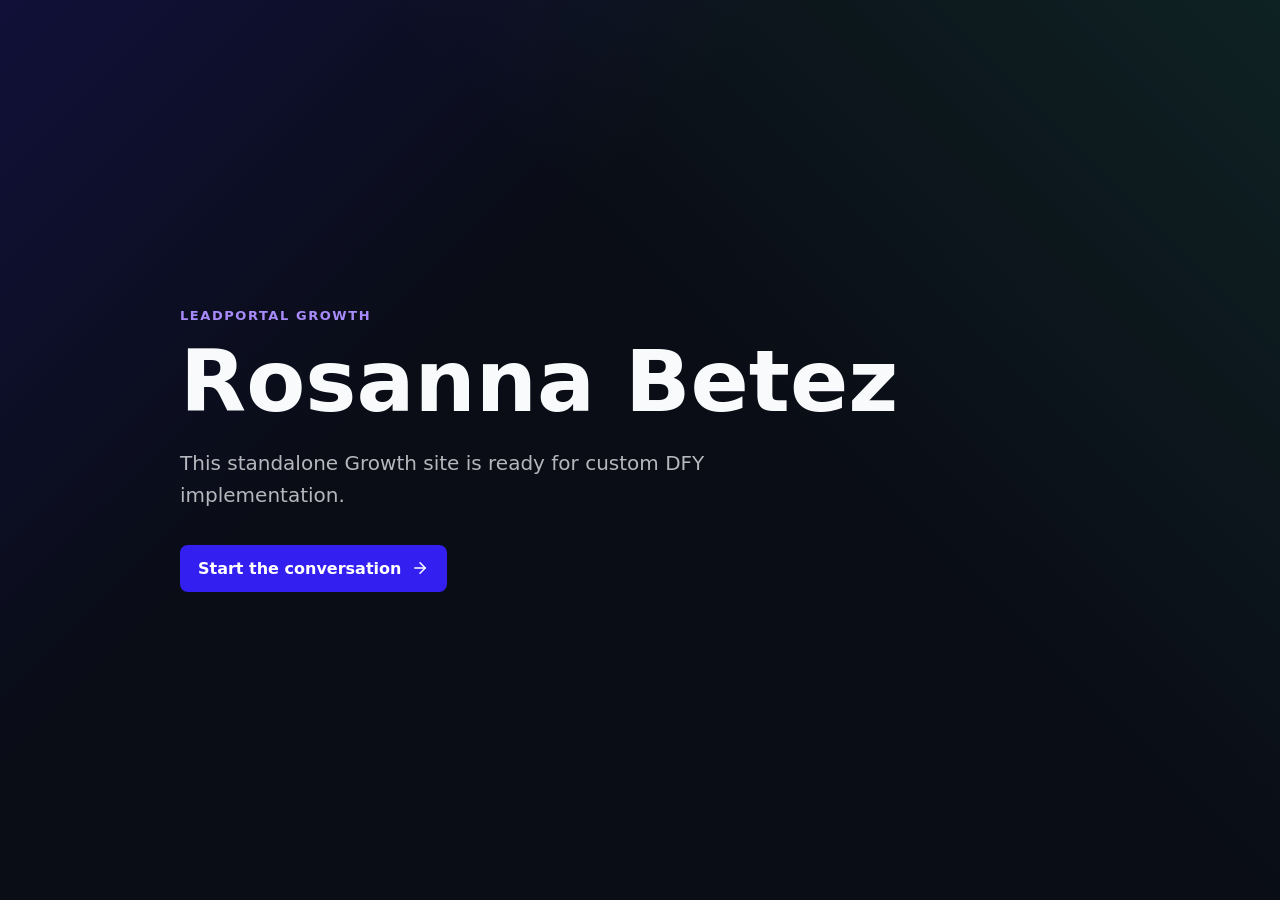
<file: rosanna/index.html>
<!doctype html>
<html lang="en">
  <head>
    <meta charset="UTF-8" />
    <meta name="viewport" content="width=device-width, initial-scale=1.0" />
    <title>Rosanna Betez</title>
    <script type="module" crossorigin src="./assets/index-CjJQTTeH.js"></script>
    <link rel="stylesheet" crossorigin href="./assets/index-DB0_iEvo.css">
  </head>
  <body>
    <div id="root"></div>
  </body>
</html>
</file>
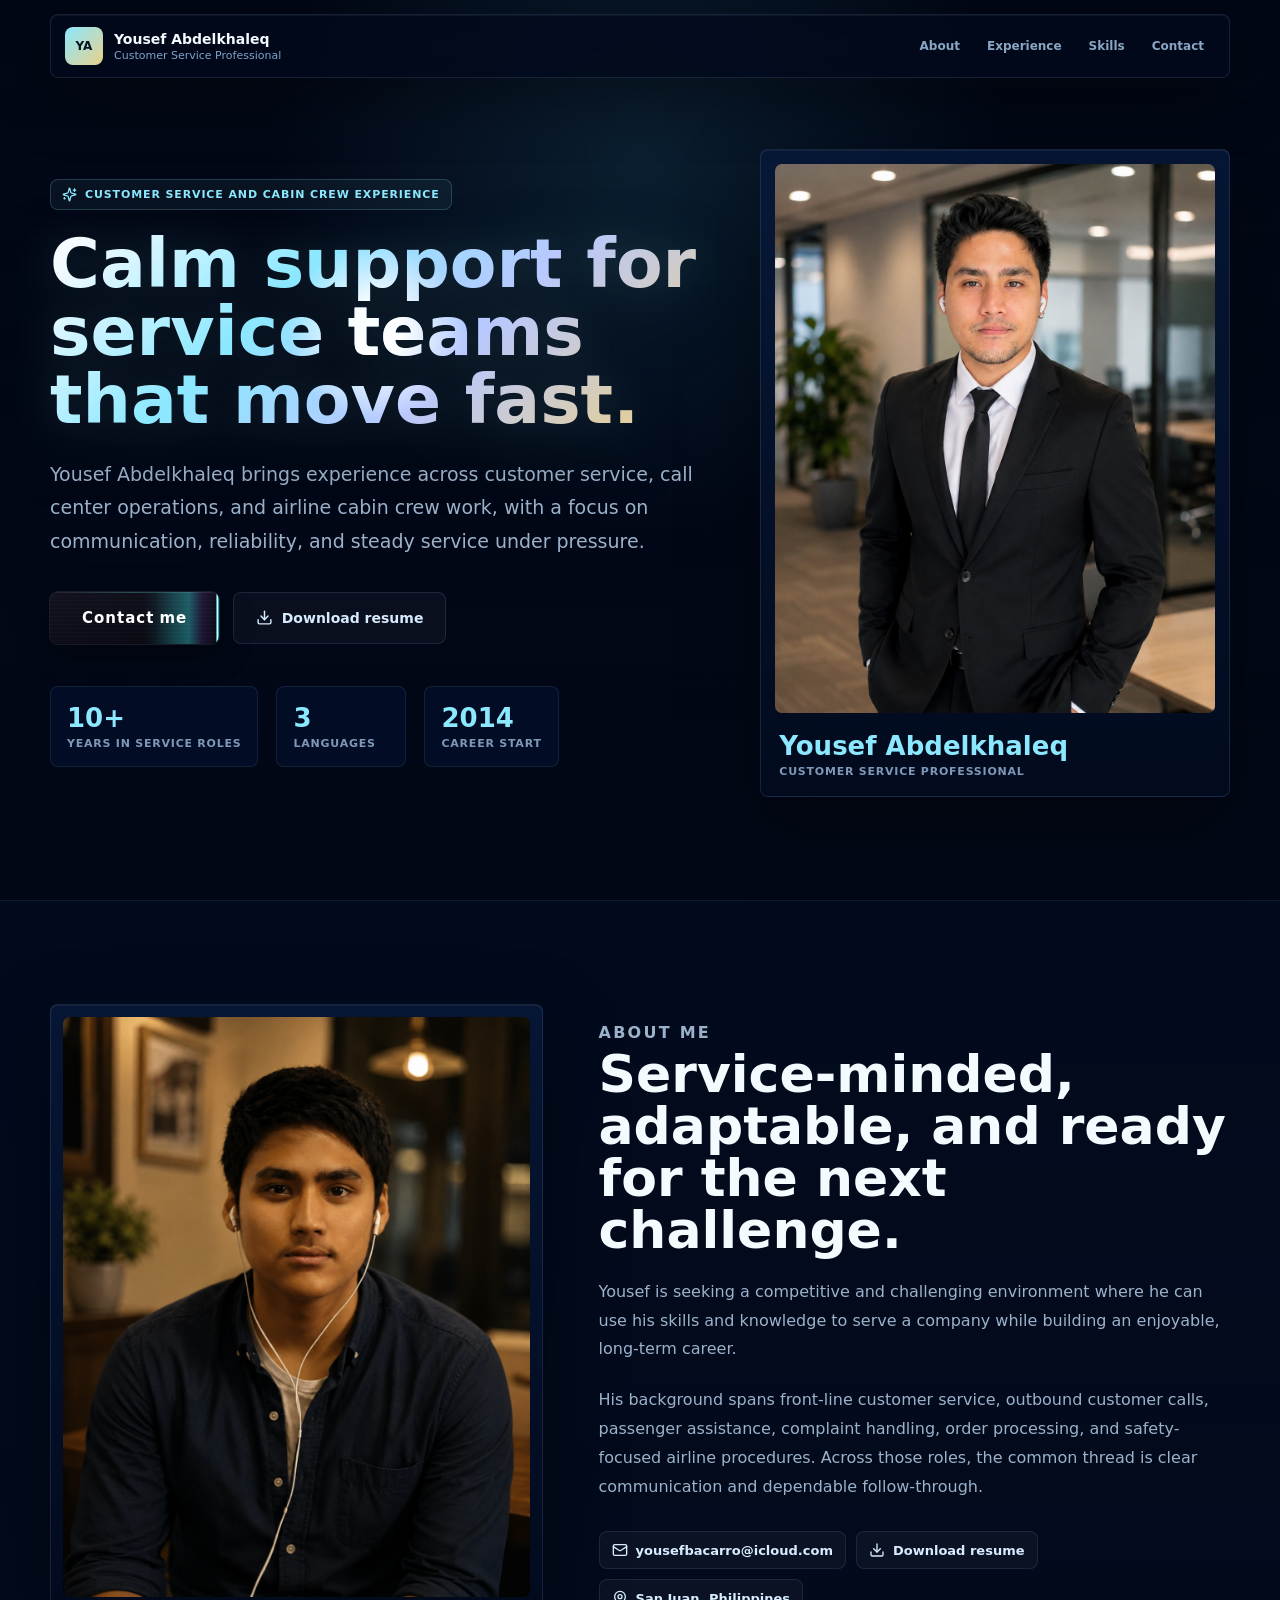
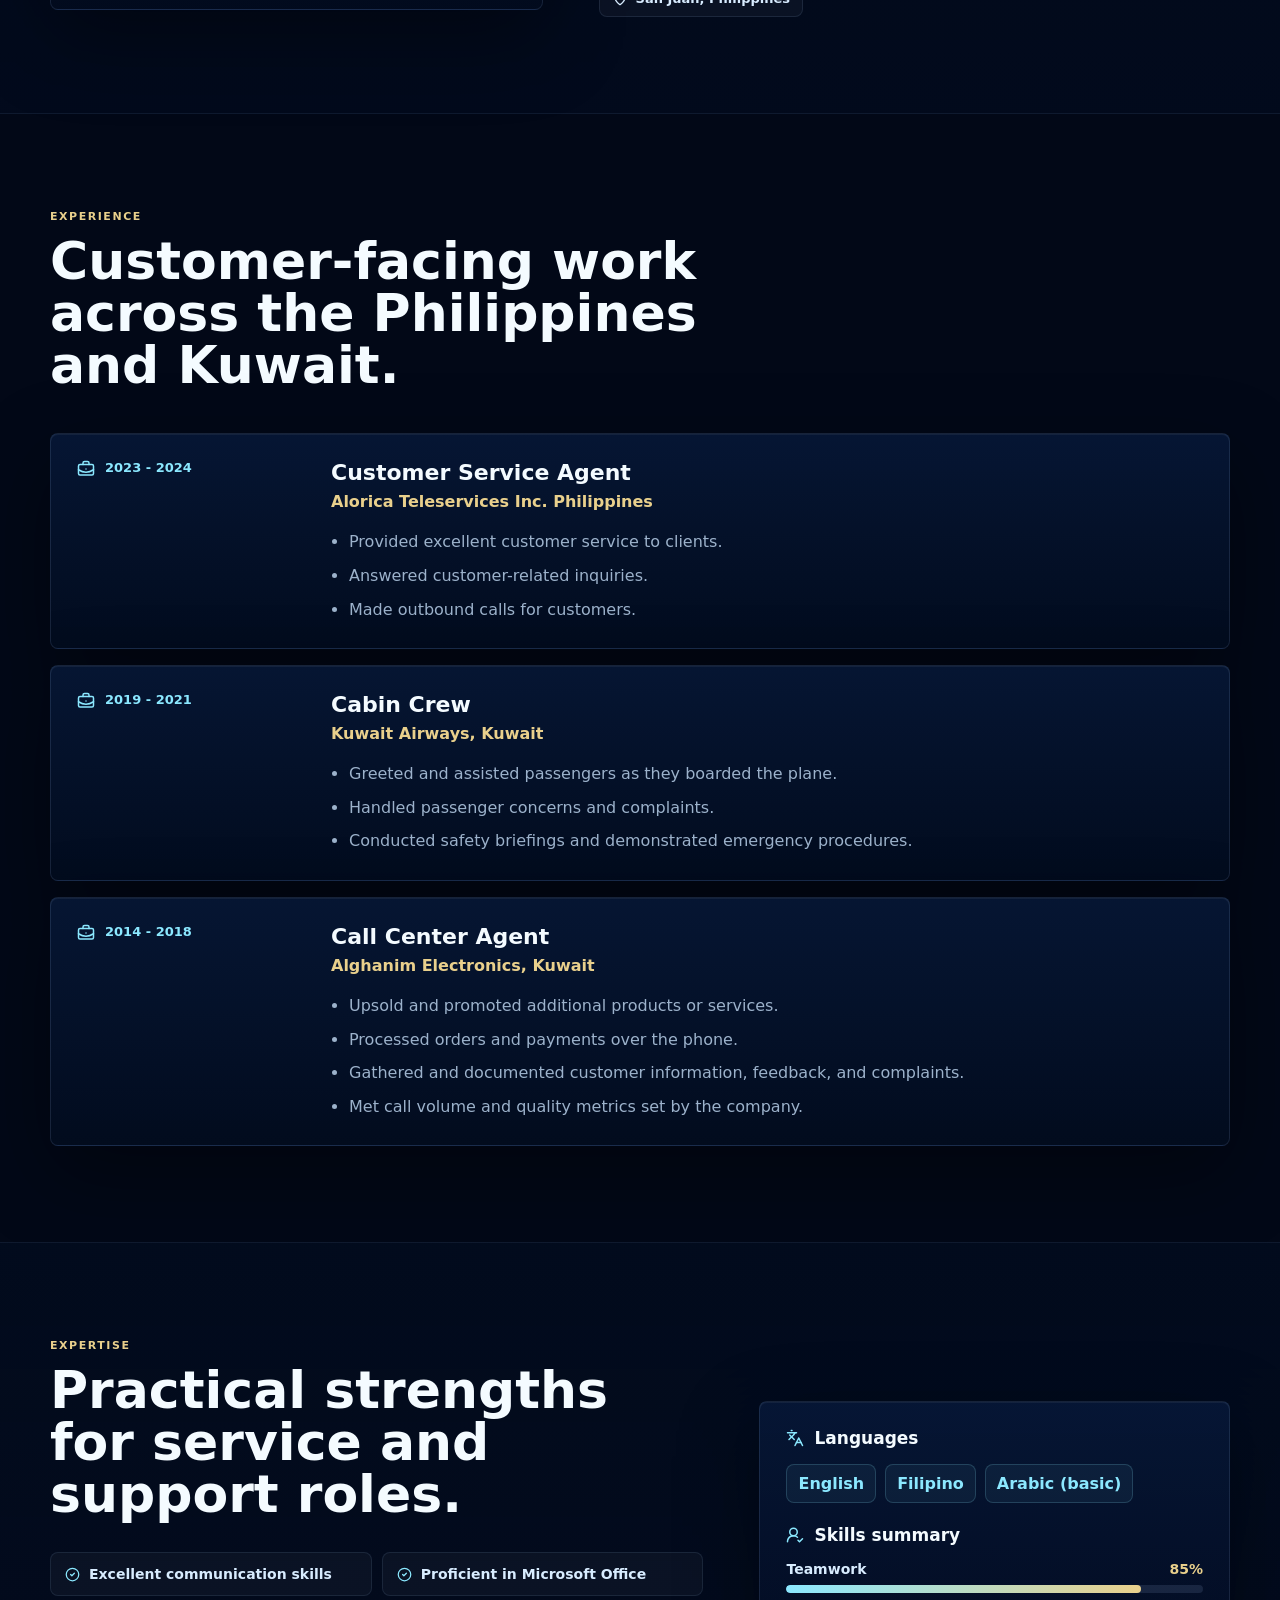
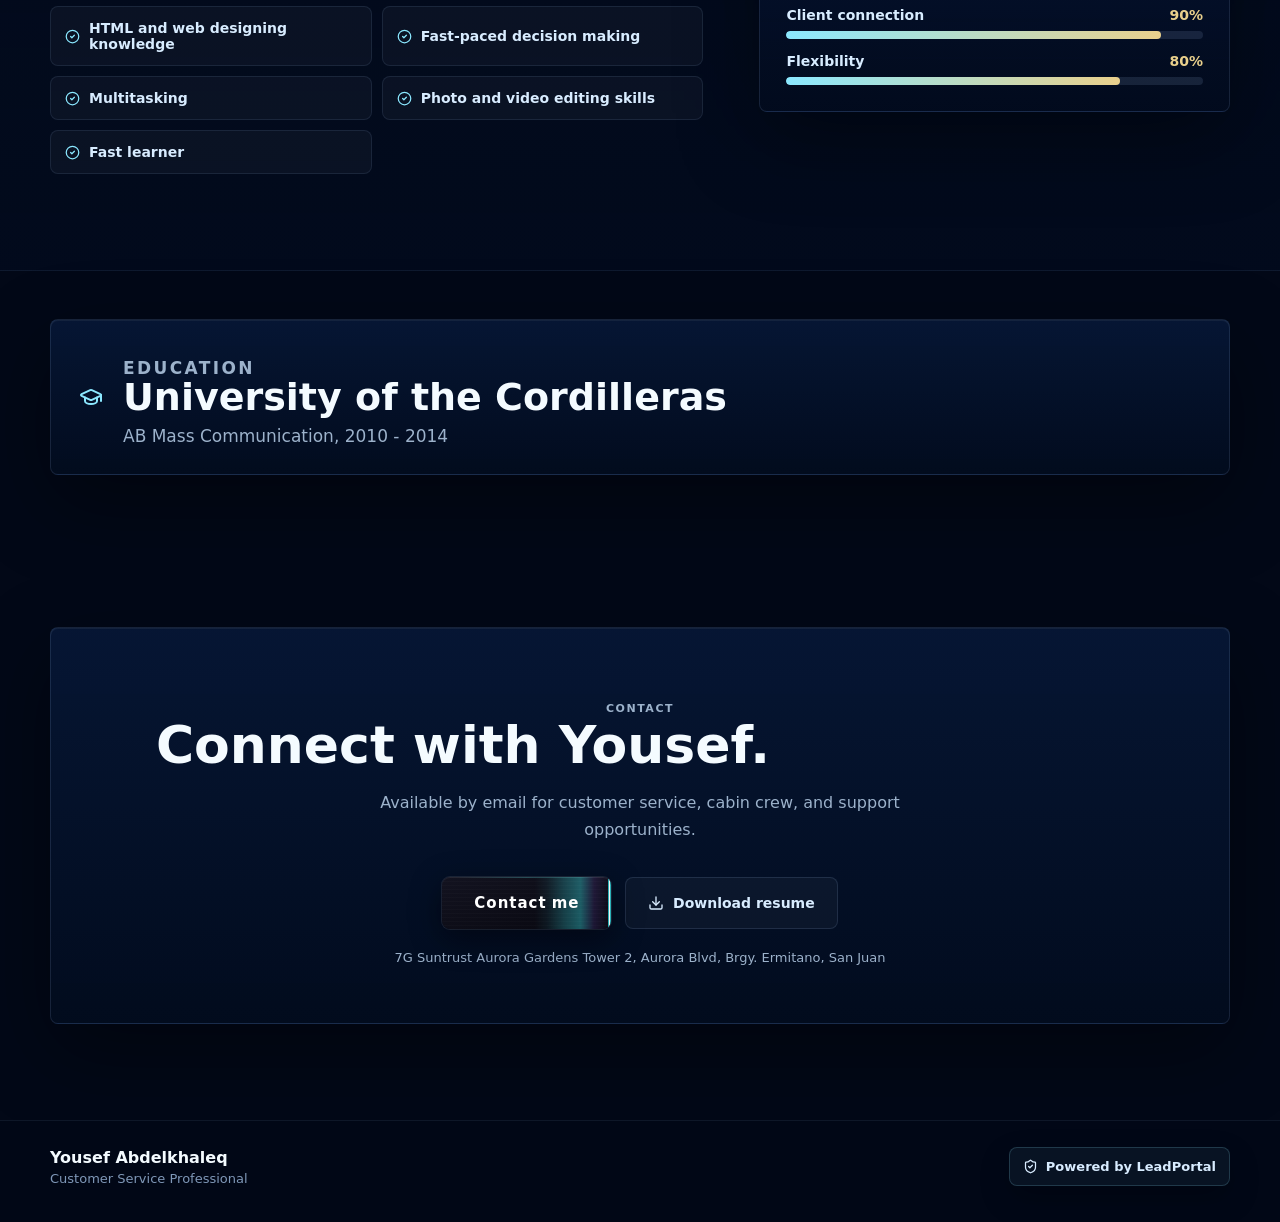
<file: yousef/index.html>
<!doctype html>
<html lang="en">
  <head>
    <meta charset="UTF-8" />
    <meta name="viewport" content="width=device-width, initial-scale=1.0" />
    <title>Yousef Abdelkhaleq | Customer Service Professional</title>
    <meta name="description" content="Public profile for Yousef Abdelkhaleq, a customer service professional with call center and cabin crew experience." />
    <meta name="robots" content="index, follow" />
    <link rel="icon" href="data:image/svg+xml,%3Csvg xmlns='http://www.w3.org/2000/svg' viewBox='0 0 64 64'%3E%3Crect width='64' height='64' rx='16' fill='%23020817'/%3E%3Ctext x='32' y='40' text-anchor='middle' font-family='Arial,sans-serif' font-size='24' font-weight='700' fill='%23dbeafe'%3EYA%3C/text%3E%3C/svg%3E" />
    <link rel="canonical" href="https://profilecloud.online/yousef" />
    
    <meta property="og:type" content="website" />
    <meta property="og:title" content="Yousef Abdelkhaleq | Customer Service Professional" />
    <meta property="og:description" content="Public profile for Yousef Abdelkhaleq, with customer service, call center, and cabin crew experience." />
    <meta property="og:url" content="https://profilecloud.online/yousef" />
    <meta property="og:image" content="./profile/yousef-hero.png" />
    
    <meta name="twitter:card" content="summary_large_image" />
    <meta name="twitter:title" content="Yousef Abdelkhaleq | Customer Service Professional" />
    <meta name="twitter:description" content="Public profile for Yousef Abdelkhaleq, with customer service, call center, and cabin crew experience." />
    <meta name="twitter:image" content="./profile/yousef-hero.png" />
    
    <script type="application/ld+json">{"@context":"https://schema.org","@type":"ProfilePage","name":"Yousef Abdelkhaleq | Customer Service Professional","description":"Public profile for Yousef Abdelkhaleq, a customer service professional with call center and cabin crew experience.","url":"https://profilecloud.online/yousef","image":"https://profilecloud.online/yousef/profile/yousef-hero.png","about":{"@type":"Person","name":"Yousef Abdelkhaleq","jobTitle":"Customer Service Professional","email":"mailto:yousefbacarro@icloud.com","knowsLanguage":["English","Filipino","Arabic"],"alumniOf":{"@type":"CollegeOrUniversity","name":"University of the Cordilleras"}},"publisher":{"@type":"Organization","name":"LeadPortal","url":"https://leadportal.ph/"}}</script>
    <script type="module" crossorigin src="./assets/index-DHIvQSjD.js"></script>
    <link rel="stylesheet" crossorigin href="./assets/index-BVpKCAtp.css">
  </head>
  <body>
    <div id="root"></div>
  </body>
</html>
</file>
<file: jessicarose/assets/index-jUgfVWMx.css>
:root{color-scheme:light;font-family:Inter,ui-sans-serif,system-ui,-apple-system,BlinkMacSystemFont,Segoe UI,sans-serif;background:#fff;color:#2b2115;font-synthesis:none;text-rendering:optimizeLegibility}*{box-sizing:border-box}html{scroll-behavior:smooth}body{margin:0;min-width:320px;min-height:100vh;background:#fff}a{color:inherit;text-decoration:none}button,a{-webkit-tap-highlight-color:transparent}.site-shell{min-height:100vh;overflow-x:hidden;background:radial-gradient(circle at 12% 4%,rgba(206,171,102,.05),transparent 30%),linear-gradient(180deg,#fff,#fdfcf9 58%,#faf8f3)}.champagne-nav{position:sticky;top:0;z-index:20;color:#33220c}.champagne-shell{position:relative;overflow:hidden;background:linear-gradient(115deg,#fff,#fbf8f0,#f0e2c4 48%,#d7b36b 62%,#f5ead3 78%,#fff);background-size:220% 220%;background-position:0% 50%;border-bottom:1px solid rgba(105,65,12,.16);box-shadow:0 8px 22px #5b421d14,inset 0 1px #fffffff2;animation:champagne-flow 20s ease-in-out infinite}.champagne-shell:before,.champagne-shell:after{position:absolute;right:0;left:0;z-index:3;height:1px;content:"";pointer-events:none}.champagne-shell:before{top:0;background:linear-gradient(90deg,transparent,rgba(255,255,255,.95) 20%,rgba(255,250,220,.75) 80%,transparent)}.champagne-shell:after{bottom:0;background:linear-gradient(90deg,transparent,rgba(105,65,12,.22) 50%,transparent)}.champagne-reflect{position:absolute;top:-50%;left:-30%;z-index:2;width:26%;height:200%;background:linear-gradient(115deg,transparent 0%,rgba(255,255,255,0) 30%,rgba(255,255,255,.56) 50%,rgba(255,255,255,0) 70%,transparent 100%);mix-blend-mode:screen;pointer-events:none;transform:translate(-160%);animation:champagne-reflect 9s ease-in-out infinite}@keyframes champagne-flow{0%,to{background-position:0% 50%}50%{background-position:100% 50%}}@keyframes champagne-reflect{0%{opacity:0;transform:translate(-160%)}14%,86%{opacity:1}to{opacity:0;transform:translate(560%)}}.nav-inner{position:relative;z-index:5;display:flex;align-items:center;justify-content:space-between;gap:18px;width:min(1240px,100%);min-height:66px;margin:0 auto;padding:0 32px}.brand,.nav-cta,.menu-button,.primary-button,.secondary-button,.contact-list a,.contact-list span{display:inline-flex;align-items:center}.brand{min-width:0;gap:11px;color:#2a1d08}.brand-mark{display:grid;width:40px;height:40px;flex:0 0 auto;place-items:center;overflow:hidden;border:1px solid rgba(105,65,12,.42);border-radius:14px;background:linear-gradient(180deg,#fffdf7,#ead7ad);box-shadow:inset 0 1px #fffffff2,inset 0 -1px #69410c24}.brand-mark img{width:28px;height:28px;object-fit:contain}.brand-text{display:grid;min-width:0;line-height:1}.brand-text span{overflow:hidden;font-family:Georgia,Times New Roman,serif;font-size:16px;font-weight:700;letter-spacing:0;text-overflow:ellipsis;white-space:nowrap}.brand-text small{margin-top:6px;overflow:hidden;color:#7a5418;font-size:10px;font-weight:800;letter-spacing:.22em;text-overflow:ellipsis;text-transform:uppercase;white-space:nowrap}.nav-links{display:flex;align-items:center;gap:4px;padding:5px;border:1px solid rgba(120,80,20,.12);border-radius:999px;background:#ffffff6b}.nav-links a{min-height:36px;padding:10px 15px;border-radius:999px;color:#3a280ea8;font-family:Georgia,Times New Roman,serif;font-size:13px;font-weight:700;line-height:1;transition:background .2s ease,color .2s ease,box-shadow .2s ease}.nav-links a:hover,.nav-links a.active{color:#2a1d08;background:#fffdf7eb;box-shadow:0 6px 16px #5b421d1f,inset 0 1px #fff,inset 0 -1px #7850140f}.nav-actions{display:flex;align-items:center;gap:10px}.nav-cta{position:relative;isolation:isolate;min-height:38px;gap:7px;overflow:hidden;padding:0 16px;border:1px solid rgba(105,65,12,.38);border-radius:999px;color:#2a1d08;background:linear-gradient(180deg,#fff4c9,#d8b56d 52%,#ac7b22);box-shadow:0 1px #fffadcf2 inset,0 -1px #50320847 inset,0 10px 24px #5b421d2e;font-family:Georgia,Times New Roman,serif;font-size:12px;font-weight:800;transition:transform .22s ease,box-shadow .24s ease}.nav-cta:after{position:absolute;top:-50%;left:-40%;z-index:-1;width:40%;height:200%;content:"";background:linear-gradient(115deg,transparent 0%,rgba(255,250,220,0) 30%,rgba(255,250,220,.85) 50%,rgba(255,250,220,0) 70%,transparent 100%);transform:translate(-180%);transition:transform .85s cubic-bezier(.16,.84,.24,1)}.nav-cta:hover{transform:translateY(-1px);box-shadow:0 1px #fffadc inset,0 -1px #50320857 inset,0 14px 32px #5b421d3d}.nav-cta:hover:after{transform:translate(420%)}.menu-button{display:none;width:40px;height:40px;justify-content:center;border:1px solid rgba(120,80,20,.2);border-radius:999px;color:#3a280ec7;background:#fffdf7c7;cursor:pointer}.mobile-drawer{position:absolute;top:calc(100% + 8px);right:16px;left:16px;display:grid;gap:4px;padding:8px;border:1px solid rgba(105,65,12,.25);border-radius:16px;background:linear-gradient(180deg,#fffdf7,#f4ead5);box-shadow:0 24px 60px #5b421d29}.mobile-drawer a{padding:12px 14px;border-radius:12px;color:#3a280eb8;font-family:Georgia,Times New Roman,serif;font-size:14px;font-weight:700}.mobile-drawer a.active,.mobile-drawer a:hover{color:#2a1d08;background:#fffdf7f2}.hero-section{display:grid;grid-template-columns:minmax(0,7fr) minmax(360px,5fr);align-items:stretch;height:clamp(740px,calc(100vh - 66px),820px);border-bottom:1px solid rgba(117,81,37,.11);background:#fff}.hero-copy{align-self:center;padding:44px 48px 44px max(24px,calc((100vw - 1280px)/2))}.kicker{margin:0;color:#9b6618;font-size:11px;font-weight:900;letter-spacing:.24em;line-height:1.5;text-transform:uppercase}h1,h2,h3,p,blockquote{margin-top:0}h1,h2,h3,blockquote{color:#2b2115;font-family:Georgia,Times New Roman,serif;font-weight:500;letter-spacing:0}h1{max-width:760px;margin:24px 0 18px;font-size:clamp(46px,8vw,86px);line-height:.98}.role-line{margin-bottom:0;color:#735d43;font-family:Georgia,Times New Roman,serif;font-size:22px;font-style:italic;line-height:1.4}.hero-summary{max-width:670px;margin:30px 0 0;color:#5f564b;font-size:16px;line-height:1.8}.metric-grid{display:grid;grid-template-columns:repeat(3,minmax(0,1fr));gap:20px;max-width:720px;margin-top:42px}.metric-grid div{min-height:102px;padding-left:18px;border-left:1px solid rgba(166,113,32,.42)}.metric-grid strong{display:block;color:#3a280e;font-family:Georgia,Times New Roman,serif;font-size:34px;font-weight:500;line-height:1}.metric-grid span{display:block;max-width:180px;margin-top:10px;color:#706455;font-size:12px;line-height:1.45}.hero-actions{display:flex;flex-wrap:wrap;gap:12px;margin-top:40px}.primary-button,.secondary-button{min-height:44px;justify-content:center;padding:0 18px;border-radius:999px;font-size:13px;font-weight:800}.primary-button{gap:8px;color:#2a1d08;background:linear-gradient(180deg,#ffe9a3,#d9aa55);box-shadow:0 12px 24px #b482283d}.secondary-button,.footer-download{gap:8px;border:1px solid rgba(105,65,12,.18);color:#4d3c27;background:#ffffff85}.secondary-button:hover,.footer-download:hover{background:#fff8e2}.portrait-panel{position:relative;height:100%;min-height:0;overflow:hidden;border-left:1px solid rgba(117,81,37,.11);background:#f7f5ef}.portrait-panel img{width:100%;height:100%;min-height:inherit;object-fit:cover;object-position:center 12%;filter:saturate(.98) contrast(1.02)}.portrait-panel:before{position:absolute;inset:0;content:"";background:linear-gradient(90deg,#fff,#ffffffeb 12%,#ffffff85 28%,#fff0 48%),linear-gradient(0deg,rgba(43,33,21,.16),transparent 34%);pointer-events:none}.portrait-caption{position:absolute;right:28px;bottom:26px;left:28px;display:flex;align-items:center;justify-content:space-between;gap:16px;color:#fffdf7;font-size:11px;font-weight:800;letter-spacing:.08em;text-shadow:0 1px 12px rgba(43,33,21,.4);text-transform:uppercase}.section,.quote-band,.footer{width:min(1180px,calc(100% - 48px));margin:0 auto}.section{padding:86px 0;border-bottom:1px solid rgba(117,81,37,.11)}.intro-band,.split-section,.footer{display:grid;grid-template-columns:minmax(0,.95fr) minmax(320px,1.05fr);gap:58px}.intro-band{align-items:end}.intro-band h2,.section-heading h2,.service-heading,.footer h2{margin:14px 0 0;font-size:clamp(30px,4vw,48px);line-height:1.08}.intro-band>p,.portfolio-heading>p,.section-heading>p:not(.kicker),.footer p{margin:0;color:#5f564b;font-size:15px;line-height:1.85}.section-heading{display:grid;grid-template-columns:minmax(0,.9fr) minmax(320px,1.1fr);gap:58px;align-items:end;margin-bottom:50px}.timeline{display:grid}.timeline-item{display:grid;grid-template-columns:230px minmax(0,1fr);gap:32px;padding:32px 0;border-top:1px solid rgba(117,81,37,.11)}.timeline-period{color:#8d7a62;font-size:12px;font-weight:900;letter-spacing:.16em;line-height:1.7;text-transform:uppercase}.timeline-body h3{margin-bottom:6px;font-size:25px;line-height:1.22}.company-line{margin-bottom:14px;color:#9b6618;font-size:14px;font-weight:800}.company-line span{color:#7b6c59;font-weight:700}.timeline-body>p:last-of-type{max-width:820px;margin-bottom:0;color:#5f564b;font-size:15px;line-height:1.75}.chips,.skill-list,.platform-list{display:flex;flex-wrap:wrap;gap:9px}.chips{margin-top:18px}.chips span,.skill-list span,.platform-list span{border:1px solid rgba(105,65,12,.12);border-radius:999px;background:#ffffff9e;color:#5b4b36;font-size:12px;line-height:1}.chips span{padding:9px 11px}.split-section{align-items:start}.service-heading{max-width:620px}.service-grid{display:grid;grid-template-columns:repeat(2,minmax(0,1fr));gap:10px;margin-top:30px}.service-grid span{min-height:54px;display:flex;align-items:center;padding:14px 16px;border:1px solid rgba(105,65,12,.12);border-radius:8px;background:#ffffffad;color:#4f422f;font-size:13px;font-weight:750;line-height:1.35;box-shadow:0 10px 26px #5b421d0d}.achievement-kicker{margin-top:48px}.achievement-list{display:grid;gap:26px;padding:0;margin:32px 0 0;list-style:none}.achievement-list li{display:grid;grid-template-columns:48px minmax(0,1fr);gap:18px}.achievement-list span{color:#a36e1e;font-family:Georgia,Times New Roman,serif;font-size:22px;line-height:1.25}.achievement-list p{margin-bottom:0;color:#5f564b;font-size:15px;line-height:1.75}.skill-panel{padding-left:46px;border-left:1px solid rgba(117,81,37,.11)}.skill-list,.platform-list{margin-top:22px}.skill-list span{padding:10px 12px;background:#6f9a8f1f}.platform-kicker{margin-top:38px}.platform-list span{padding:8px 10px}.education{margin-top:42px;padding-top:30px;border-top:1px solid rgba(117,81,37,.11)}.education h3{margin:16px 0 6px;font-size:22px}.education p:last-child{margin-bottom:0;color:#6a5e50;font-size:14px;line-height:1.6}.quote-band{padding:86px 0;text-align:center;border-bottom:1px solid rgba(117,81,37,.11)}.portfolio-section{width:min(1240px,calc(100% - 48px))}.portfolio-heading{align-items:start}.portfolio-grid{display:grid;grid-template-columns:repeat(4,minmax(0,1fr));gap:18px}.portfolio-card{position:relative;display:block;overflow:hidden;border:1px solid rgba(105,65,12,.12);border-radius:8px;background:#fff;box-shadow:0 16px 42px #5b421d14;transition:transform .26s ease,box-shadow .26s ease,border-color .26s ease}.portfolio-card-static{cursor:default}.portfolio-card:after{position:absolute;inset:0;content:"";background:linear-gradient(180deg,#fff0 52%,#ffffffad);opacity:0;pointer-events:none;transition:opacity .26s ease}.portfolio-card:hover{border-color:#69410c3d;box-shadow:0 24px 56px #5b421d29;transform:translateY(-6px)}.portfolio-card-static:hover{border-color:#69410c1f;box-shadow:0 16px 42px #5b421d14;transform:none}.portfolio-card:hover:after{opacity:1}.portfolio-card-static:hover:after{opacity:0}.portfolio-card img{display:block;width:100%;aspect-ratio:4 / 5;object-fit:cover;background:#f7f5ef;transition:transform .46s ease,filter .26s ease}.portfolio-card:hover img{filter:saturate(1.04) contrast(1.02);transform:scale(1.045)}.portfolio-card-static:hover img{filter:none;transform:none}.portfolio-card div{position:relative;z-index:1;min-height:102px;padding:16px}.portfolio-card span{display:block;color:#9b6618;font-size:11px;font-weight:900;letter-spacing:.12em;line-height:1.35;text-transform:uppercase}.portfolio-card h3{display:flex;align-items:flex-start;justify-content:space-between;gap:10px;margin:8px 0 0;font-size:20px;line-height:1.15}.portfolio-card h3 svg{flex:0 0 auto;margin-top:3px;color:#9b6618;opacity:.62;transition:opacity .22s ease,transform .22s ease}.portfolio-card:hover h3 svg{opacity:1;transform:translate(2px,-2px)}.feedback-section{width:min(1180px,calc(100% - 48px))}.testimonial-marquee{position:relative;overflow:hidden;padding:8px 0 22px;-webkit-mask-image:linear-gradient(90deg,transparent 0%,#000 8%,#000 92%,transparent 100%);mask-image:linear-gradient(90deg,transparent 0%,#000 8%,#000 92%,transparent 100%)}.testimonial-marquee:before{position:absolute;inset:48px 9% auto;height:1px;content:"";background:linear-gradient(90deg,transparent,rgba(155,102,24,.26),transparent)}.testimonial-track{display:flex;width:max-content;gap:16px;animation:testimonial-marquee 48s linear infinite;will-change:transform}.testimonial-marquee:hover .testimonial-track{animation-play-state:paused}@keyframes testimonial-marquee{to{transform:translate(calc(-50% - 8px))}}.testimonial-card{position:relative;display:flex;width:min(360px,calc(100vw - 64px));min-height:292px;flex:0 0 auto;flex-direction:column;justify-content:space-between;margin:0;overflow:hidden;padding:20px;border:1px solid rgba(105,65,12,.12);border-radius:8px;background:linear-gradient(135deg,#fffffff5,#fffdf8f0 58%,#f7f0e1eb),#fff;box-shadow:0 18px 48px #5b421d14;transition:border-color .26s ease,box-shadow .26s ease,transform .26s ease}.testimonial-card:after{position:absolute;top:-36px;right:-34px;width:112px;height:112px;border:1px solid rgba(155,102,24,.12);border-radius:50%;content:"";background:radial-gradient(circle,rgba(216,181,109,.2),transparent 68%);pointer-events:none}.testimonial-card:hover{border-color:#69410c3d;box-shadow:0 24px 54px #5b421d1f;transform:translateY(-4px)}.reveal-card{animation:reveal-up .72s ease both;animation-delay:var(--delay, 0ms)}@keyframes reveal-up{0%{opacity:0;transform:translateY(22px)}to{opacity:1;transform:translateY(0)}}.testimonial-photo{width:54px;height:54px;border:3px solid #ffffff;border-radius:50%;object-fit:cover;object-position:center;box-shadow:0 0 0 1px #69410c2e,0 14px 30px #5b421d24}.initial-photo{display:grid;width:54px;height:54px;place-items:center;border:3px solid #ffffff;border-radius:50%;color:#3a280e;background:linear-gradient(145deg,#fffffffa,#e8d5aee0),#f7f1e4;box-shadow:0 0 0 1px #69410c2e,0 14px 30px #5b421d24;font-family:Georgia,Times New Roman,serif;font-size:15px;font-weight:700;letter-spacing:.06em}.testimonial-head{display:flex;align-items:center;gap:14px;margin-bottom:24px}.testimonial-card blockquote{margin:0 0 24px;color:#3d3122;font-family:Georgia,Times New Roman,serif;font-size:16px;line-height:1.52}.testimonial-card figcaption{display:grid;gap:5px;color:#5f564b;font-size:12px;line-height:1.4}.testimonial-card strong{color:#2b2115;font-size:13px}.quote-band blockquote{max-width:860px;margin:24px auto 0;font-size:clamp(28px,4.5vw,44px);line-height:1.24}.footer{align-items:end;padding:74px 0 64px}.footer h2{max-width:720px}.footer p:not(.kicker){max-width:660px;margin-top:18px}.contact-list{display:grid;justify-items:end;gap:12px;color:#5f564b;font-style:normal;font-size:14px}.contact-list a,.contact-list span{gap:10px}.contact-list a:hover{color:#2b2115}.footer-download{margin-top:10px;padding:11px 14px;border-radius:999px}@media(prefers-reduced-motion:reduce){.champagne-shell,.champagne-reflect,.testimonial-track{animation:none}.nav-cta:after{display:none}}@media(max-width:820px){.nav-inner{padding:0 20px}.nav-links{display:none}.menu-button{display:inline-flex}.hero-section,.intro-band,.section-heading,.split-section,.footer{grid-template-columns:1fr}.hero-copy{padding:36px 24px 24px}.hero-section{height:auto;min-height:auto}.portrait-panel{display:none}.metric-grid{grid-template-columns:1fr}.metric-grid div{min-height:auto}.section,.portfolio-section,.feedback-section,.quote-band,.footer{width:min(100% - 32px,760px)}.section,.quote-band{padding:66px 0}.service-grid,.portfolio-grid{grid-template-columns:repeat(2,minmax(0,1fr))}.timeline-item{grid-template-columns:1fr;gap:12px}.skill-panel{padding-left:0;border-left:0}.contact-list{justify-items:start}}@media(max-width:560px){.nav-inner{min-height:64px;gap:10px;padding:0 14px}.brand-text span{max-width:138px;font-size:15px}.brand-text small{max-width:138px;letter-spacing:.18em}.nav-cta span{display:none}.nav-cta{width:40px;justify-content:center;padding:0}h1{font-size:36px}.role-line{font-size:17px}.hero-summary,.intro-band>p,.timeline-body>p:last-of-type,.achievement-list p,.footer p{font-size:14px}.hero-summary{margin-top:18px;line-height:1.55}.metric-grid{grid-template-columns:repeat(3,minmax(0,1fr));gap:8px;margin-top:24px}.metric-grid div{padding-left:9px}.metric-grid strong{font-size:27px}.metric-grid span{max-width:none;margin-top:7px;font-size:10px;line-height:1.25}.hero-actions{margin-top:24px}.service-grid,.portfolio-grid{grid-template-columns:1fr}.testimonial-card{width:min(320px,calc(100vw - 48px));min-height:300px}.hero-actions{align-items:stretch;flex-direction:column}.primary-button,.secondary-button{width:100%}.achievement-list li{grid-template-columns:38px minmax(0,1fr)}}
</file>
<file: rosanna/assets/index-DB0_iEvo.css>
:root{color-scheme:dark;font-family:Inter,ui-sans-serif,system-ui,-apple-system,BlinkMacSystemFont,Segoe UI,sans-serif;background:#0a0d16;color:#f8fafc}*{box-sizing:border-box}body{margin:0;min-height:100vh}.page{min-height:100vh;display:grid;place-items:center;padding:48px 20px;background:linear-gradient(135deg,rgba(51,32,240,.16),transparent 36%),linear-gradient(225deg,rgba(52,211,153,.1),transparent 42%),#0a0d16}.hero{width:min(920px,100%)}.eyebrow{margin:0 0 18px;color:#a78bfa;font-size:13px;font-weight:700;letter-spacing:.12em;text-transform:uppercase}h1{max-width:780px;margin:0;font-size:clamp(42px,8vw,86px);line-height:.95;letter-spacing:0}.lede{max-width:620px;margin:24px 0 0;color:#f8fafcb8;font-size:20px;line-height:1.6}.cta{display:inline-flex;align-items:center;gap:10px;margin-top:34px;padding:14px 18px;border-radius:8px;color:#fff;background:#3320f0;text-decoration:none;font-weight:700}
</file>
<file: yousef/assets/index-BVpKCAtp.css>
:root{color-scheme:dark;font-family:Inter,ui-sans-serif,system-ui,-apple-system,BlinkMacSystemFont,Segoe UI,sans-serif;background:#020817;color:#edf7ff;text-rendering:optimizeLegibility}*{box-sizing:border-box}html{scroll-behavior:smooth}body{margin:0;min-height:100vh;background:#020817}a{color:inherit}.dc-page{position:relative;min-height:100vh;overflow-x:hidden;background:#020817}.dc-bg{position:fixed;inset:0;z-index:0;pointer-events:none}.pulse-grid-bg canvas{display:block;width:100%;height:100%}.dc-bg-etch{position:absolute;inset:0;opacity:.16;background:linear-gradient(120deg,transparent 0 38%,rgba(156,210,255,.07) 38.15%,transparent 38.5% 100%),repeating-linear-gradient(135deg,transparent 0 18px,rgba(255,255,255,.035) 18px 19px,transparent 19px 42px);-webkit-mask-image:radial-gradient(circle at 78% 18%,black 0 18%,transparent 42%);mask-image:radial-gradient(circle at 78% 18%,black 0 18%,transparent 42%)}.dc-bg-vignette{position:absolute;inset:0;background:radial-gradient(circle at 50% 18%,rgba(77,201,240,.12),transparent 38%),linear-gradient(180deg,#0208174d,#020817eb 82%)}.dc-header,.dc-container,.dc-footer{position:relative;z-index:2}.dc-header{position:fixed;top:14px;left:50%;z-index:20;display:flex;align-items:center;justify-content:space-between;gap:24px;width:min(1180px,calc(100% - 32px));padding:12px 14px;border:1px solid rgba(168,205,255,.12);border-radius:8px;background:#020a1cc7;box-shadow:0 20px 60px #00000057,inset 0 1px #ffffff0d;transform:translate(-50%);-webkit-backdrop-filter:blur(18px);backdrop-filter:blur(18px)}.dc-brand{display:flex;align-items:center;gap:11px;min-width:0;text-decoration:none}.dc-brand>span{display:grid;width:38px;height:38px;place-items:center;border-radius:8px;color:#051326;background:linear-gradient(135deg,#8be8ff,#e9d08c);font-size:12px;font-weight:900;letter-spacing:0}.dc-brand strong,.dc-brand small{display:block}.dc-brand strong{color:#f4fbff;font-size:14px;letter-spacing:0}.dc-brand small{margin-top:2px;color:#7fa4ca;font-size:11px}.dc-nav{display:flex;align-items:center;gap:5px}.dc-nav a{padding:8px 11px;border-radius:6px;color:#8aa6c4;font-size:12px;font-weight:700;text-decoration:none;transition:color .18s ease,background .18s ease}.dc-nav a:hover{color:#edf7ff;background:#8be8ff14}.dc-container{width:min(1180px,calc(100% - 32px));margin-inline:auto}.dc-hero{position:relative;z-index:1;min-height:100vh;padding:118px 0 72px}.dc-hero-grid{display:grid;grid-template-columns:minmax(0,1fr) minmax(320px,.72fr);gap:58px;align-items:center;min-height:calc(100vh - 190px)}.dc-hero-copy,.dc-copy,.dc-section-head,.dc-job-content{min-width:0}.dc-kicker,.dc-actions,.dc-stats,.dc-contact-strip,.dc-chip-grid span,.dc-panel-heading,.dc-job-meta,.dc-contact-pill,.dc-powered,.dc-footer-inner,.dc-education{display:flex;align-items:center}.dc-kicker{gap:8px;width:max-content;max-width:100%;margin:0 0 20px;padding:7px 11px;border:1px solid rgba(139,232,255,.2);border-radius:8px;color:#8be8ff;background:#8be8ff0e;font-size:11px;font-weight:800;letter-spacing:.08em;text-transform:uppercase}.dc-hero h1,.dc-copy h2,.dc-section-head h2,.dc-skills-grid h2,.dc-education h2,.dc-final h2{margin:0;color:#f4fbff;font-weight:900;letter-spacing:0;line-height:1}.dc-hero h1{max-width:720px;font-size:clamp(42px,5.35vw,68px);overflow-wrap:break-word}.dc-hero h1.dc-hero-title{--title-rotate-x: 0deg;--title-rotate-y: 0deg;--title-shine-x: 50%;--title-shine-y: 50%;position:relative;display:inline-block;color:transparent;background:radial-gradient(circle at var(--title-shine-x) var(--title-shine-y),rgba(255,255,255,.96) 0 8%,transparent 26%),linear-gradient(135deg,#f7fbff 4%,#8be8ff 34%,#b8c8ff 62%,#e9d08c 96%);background-clip:text;-webkit-background-clip:text;filter:drop-shadow(0 20px 36px rgba(0,0,0,.44)) drop-shadow(0 0 20px rgba(139,232,255,.16));transform:perspective(900px) rotateX(var(--title-rotate-x)) rotateY(var(--title-rotate-y)) translateZ(0);transform-origin:center;transition:transform .18s ease,filter .18s ease;will-change:transform}.dc-lede,.dc-copy p,.dc-section-head,.dc-final p,.dc-education p{color:#9cb2cb}.dc-lede{max-width:650px;margin:24px 0 0;font-size:clamp(16px,1.55vw,19px);line-height:1.75}.dc-actions{flex-wrap:wrap;gap:14px;margin-top:34px}.dc-secondary-link,.dc-contact-pill{display:inline-flex;align-items:center;justify-content:center;gap:9px;min-height:52px;padding:14px 22px;border:1px solid rgba(168,205,255,.13);border-radius:8px;color:#d8ecff;background:#ffffff09;font-size:14px;font-weight:800;text-decoration:none;transition:border-color .18s ease,color .18s ease,transform .18s ease}.dc-secondary-link:hover,.dc-contact-pill:hover,.dc-powered:hover{transform:translateY(-2px)}.dc-secondary-link:hover,.dc-contact-pill:hover{border-color:#8be8ff5c;color:#8be8ff}.dc-stats{flex-wrap:wrap;gap:18px;margin-top:42px}.dc-stats div{min-width:130px;padding:16px;border:1px solid rgba(168,205,255,.1);border-radius:8px;background:#03112bb8}.dc-stats strong,.dc-photo-caption strong{display:block;color:#8be8ff;font-size:26px;font-weight:900}.dc-stats span,.dc-photo-caption span{display:block;margin-top:4px;color:#7f98b8;font-size:11px;font-weight:800;letter-spacing:.07em;text-transform:uppercase}.dc-hero-card,.dc-about-image,.dc-skill-panel,.dc-job,.dc-education,.dc-final-inner{border:1px solid rgba(168,205,255,.12);border-radius:8px;background:linear-gradient(180deg,#07193ad1,#020c1fe0);box-shadow:0 28px 80px #00000061,inset 0 1px #ffffff0e}.dc-hero-card{padding:14px}.dc-hero-card img,.dc-about-image img{display:block;width:100%;border-radius:7px;object-fit:cover;object-position:center top}.dc-hero-card img{aspect-ratio:4 / 5;max-height:620px}.dc-photo-caption{padding:18px 4px 4px}.dc-section{position:relative;z-index:1;padding:96px 0}.dc-section-card{background:linear-gradient(180deg,#030e228f,#03112b47);border-top:1px solid rgba(168,205,255,.08);border-bottom:1px solid rgba(168,205,255,.08)}.dc-about-grid,.dc-skills-grid{display:grid;grid-template-columns:minmax(300px,.78fr) minmax(0,1fr);gap:56px;align-items:center}.dc-about-image{padding:12px}.dc-about-image img{aspect-ratio:3 / 4;max-height:580px}.dc-section-label{margin:0 0 12px;color:#e9d08c;font-size:11px;font-weight:900;letter-spacing:.14em;text-transform:uppercase}.dc-copy h2,.dc-section-head h2,.dc-skills-grid h2,.dc-final h2{max-width:760px;font-size:clamp(32px,4.5vw,52px)}.dc-copy p{max-width:680px;margin:22px 0 0;font-size:16px;line-height:1.8}.dc-contact-strip{flex-wrap:wrap;gap:10px;margin-top:30px}.dc-contact-strip a,.dc-contact-strip span{display:inline-flex;align-items:center;gap:8px;padding:10px 12px;border:1px solid rgba(168,205,255,.11);border-radius:8px;color:#d8ecff;background:#ffffff09;font-size:13px;font-weight:700;text-decoration:none}.dc-section-head{max-width:780px;margin-bottom:42px}.dc-timeline{display:grid;gap:16px}.dc-job{display:grid;grid-template-columns:230px 1fr;gap:24px;padding:26px}.dc-job-meta{align-items:flex-start;gap:10px;color:#8be8ff;font-size:13px;font-weight:900}.dc-job-content h3{margin:0;color:#f4fbff;font-size:22px}.dc-job-content p{margin:7px 0 0;color:#e9d08c;font-weight:800}.dc-job-content ul{display:grid;gap:8px;margin:18px 0 0;padding-left:18px;color:#9cb2cb;line-height:1.6}.dc-skills-grid{grid-template-columns:minmax(0,1fr) minmax(300px,.72fr)}.dc-chip-grid{display:grid;grid-template-columns:repeat(2,minmax(0,1fr));gap:10px;margin-top:32px}.dc-chip-grid span{gap:9px;padding:13px 14px;border:1px solid rgba(168,205,255,.1);border-radius:8px;color:#d8ecff;background:#ffffff09;font-size:14px;font-weight:800}.dc-chip-grid svg,.dc-panel-heading svg,.dc-education svg{color:#8be8ff;flex:0 0 auto}.dc-skill-panel{display:grid;gap:22px;padding:26px}.dc-panel-heading{gap:10px;margin-bottom:16px}.dc-panel-heading h3{margin:0;color:#f4fbff;font-size:17px}.dc-language-list{display:flex;flex-wrap:wrap;gap:9px}.dc-language-list span{padding:9px 11px;border:1px solid rgba(139,232,255,.18);border-radius:8px;color:#8be8ff;background:#8be8ff0f;font-weight:900}.dc-skill-bar{display:grid;gap:8px;margin-top:14px}.dc-skill-bar div{display:flex;justify-content:space-between;gap:16px;color:#d8ecff;font-size:14px;font-weight:800}.dc-skill-bar strong{color:#e9d08c}.dc-skill-bar i{display:block;height:8px;overflow:hidden;border-radius:999px;background:#a8cdff1f}.dc-skill-bar b{display:block;height:100%;border-radius:inherit;background:linear-gradient(90deg,#8be8ff,#e9d08c)}.dc-education-section{padding-top:48px}.dc-education{gap:20px;padding:28px}.dc-education h2{font-size:clamp(26px,3vw,38px)}.dc-education p{margin:10px 0 0;font-size:17px}.dc-final{padding-top:56px}.dc-final-inner{padding:54px 32px;text-align:center}.dc-final p{max-width:620px;margin:18px auto 0;line-height:1.7}.dc-actions-center{justify-content:center}.dc-address{color:#7f98b8;font-size:13px}.dc-footer{position:relative;z-index:2;padding:26px 0 36px;border-top:1px solid rgba(168,205,255,.08);background:#020817b8}.dc-footer-inner{justify-content:space-between;gap:20px}.dc-footer strong,.dc-footer span{display:block}.dc-footer strong{color:#f4fbff}.dc-footer span{margin-top:4px;color:#7f98b8;font-size:13px}.dc-powered{gap:8px;padding:11px 13px;border:1px solid rgba(139,232,255,.18);border-radius:8px;color:#d8ecff;background:#8be8ff0e;font-size:13px;font-weight:900;text-decoration:none;box-shadow:0 12px 30px #00000038;transition:color .18s ease,border-color .18s ease,transform .18s ease}.dc-powered:hover{color:#e9d08c;border-color:#e9d08c61}@media(max-width:900px){.dc-header{position:absolute;flex-direction:column;align-items:flex-start}.dc-nav{width:100%;justify-content:space-between}.dc-hero-grid,.dc-about-grid,.dc-skills-grid,.dc-job{grid-template-columns:1fr}.dc-hero{padding-top:172px}.dc-hero-grid{min-height:auto}.dc-job-meta{align-items:center}}@media(max-width:600px){.dc-container{width:100%;max-width:100%;padding-right:12px;padding-left:12px}.dc-header{top:12px;right:12px;left:12px;width:auto;max-width:none;padding:11px;transform:none}.dc-nav{display:grid;grid-template-columns:repeat(4,minmax(0,1fr));gap:0}.dc-nav a{padding:7px 4px;text-align:center;font-size:10.5px}.dc-hero{padding-top:166px}.dc-hero h1{width:100%;max-width:100%;font-size:37px;line-height:1.05;overflow-wrap:anywhere;word-break:break-word}.dc-lede{width:100%;max-width:100%;font-size:15.5px}.dc-hero-grid,.dc-hero-copy{width:100%;max-width:100%}.dc-kicker{width:100%;line-height:1.45}.dc-actions,.dc-actions>a,.dc-actions button,.dc-secondary-link,.dc-contact-pill{width:100%}.dc-actions button,.dc-secondary-link,.dc-contact-pill{justify-content:center}.dc-stats,.dc-contact-strip{display:grid;grid-template-columns:1fr}.dc-stats div,.dc-contact-strip a,.dc-contact-strip span{width:100%}.dc-chip-grid{grid-template-columns:1fr}.dc-section{padding:72px 0}.dc-final-inner,.dc-education,.dc-job,.dc-skill-panel{padding:20px}.dc-footer-inner{align-items:flex-start;flex-direction:column}}
</file>
